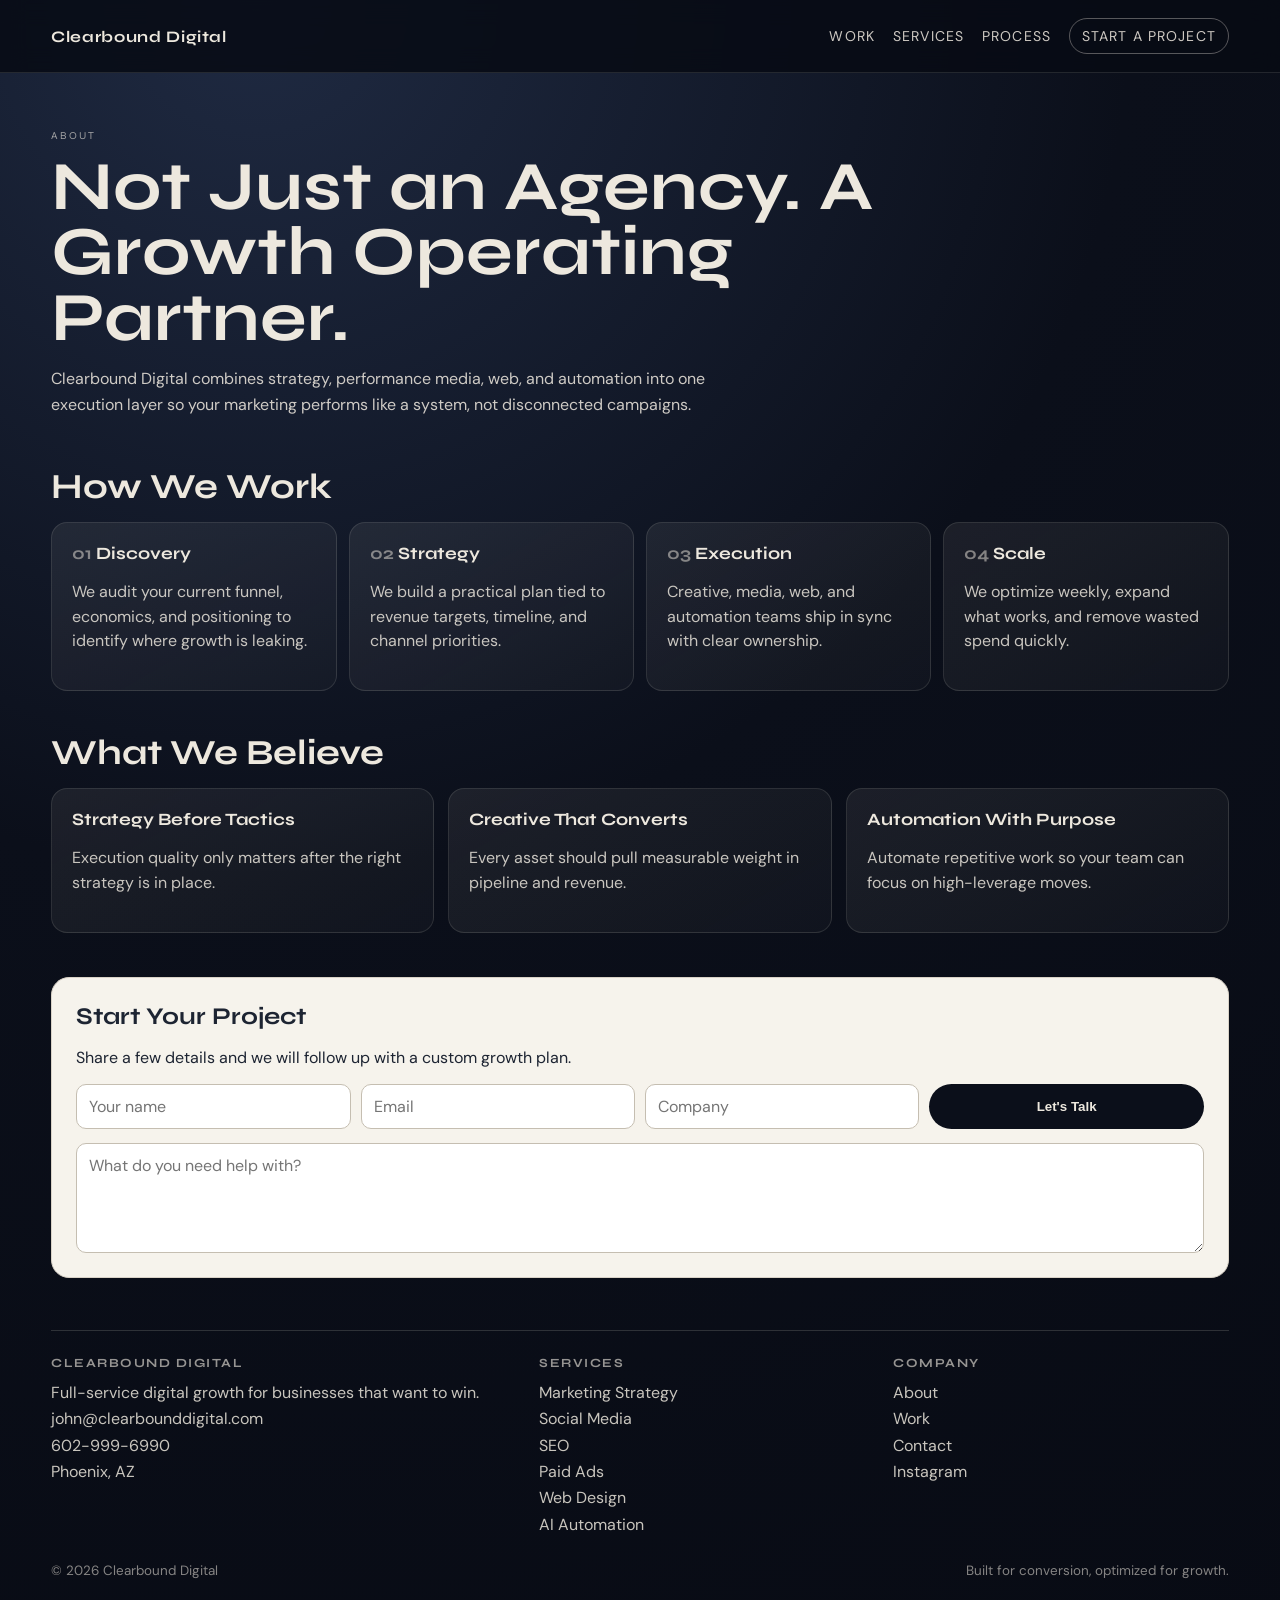
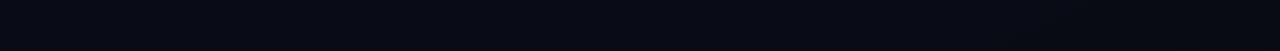
<file: about/index.html>
<!doctype html>
<html lang="en">
<head>
  <meta charset="UTF-8">
  <meta name="viewport" content="width=device-width, initial-scale=1.0">
  <title>About | Clearbound Digital</title>
  <link rel="preconnect" href="https://fonts.googleapis.com">
  <link rel="preconnect" href="https://fonts.gstatic.com" crossorigin>
  <link href="https://fonts.googleapis.com/css2?family=Syne:wght@400;500;600;700;800&family=DM+Sans:wght@300;400;500;700&display=swap" rel="stylesheet">
  <link rel="stylesheet" href="../styles/site.css">
</head>
<body>
<header class="site-header">
  <a class="logo" href="/">Clearbound Digital</a>
  <nav class="site-nav">
    <a href="/work">Work</a>
    <a href="/services">Services</a>
    <a href="/#process">Process</a>
    <a href="/contact" class="cta-link">Start a Project</a>
  </nav>
</header>
<main class="page">
  <section class="hero">
    <div class="eyebrow">About</div>
    <h1>Not Just an Agency. A Growth Operating Partner.</h1>
    <p>Clearbound Digital combines strategy, performance media, web, and automation into one execution layer so your marketing performs like a system, not disconnected campaigns.</p>
  </section>

  <section class="section">
    <h2>How We Work</h2>
    <div class="steps">
      <article class="card"><h3>Discovery</h3><p>We audit your current funnel, economics, and positioning to identify where growth is leaking.</p></article>
      <article class="card"><h3>Strategy</h3><p>We build a practical plan tied to revenue targets, timeline, and channel priorities.</p></article>
      <article class="card"><h3>Execution</h3><p>Creative, media, web, and automation teams ship in sync with clear ownership.</p></article>
      <article class="card"><h3>Scale</h3><p>We optimize weekly, expand what works, and remove wasted spend quickly.</p></article>
    </div>
  </section>

  <section class="section">
    <h2>What We Believe</h2>
    <div class="grid grid-3">
      <article class="card"><h3>Strategy Before Tactics</h3><p>Execution quality only matters after the right strategy is in place.</p></article>
      <article class="card"><h3>Creative That Converts</h3><p>Every asset should pull measurable weight in pipeline and revenue.</p></article>
      <article class="card"><h3>Automation With Purpose</h3><p>Automate repetitive work so your team can focus on high-leverage moves.</p></article>
    </div>
  </section>

  <section class="cta-band">
  <h2>Start Your Project</h2>
  <p>Share a few details and we will follow up with a custom growth plan.</p>
  <form data-mailto-form>
    <div class="form-grid">
      <input type="text" name="name" placeholder="Your name" required>
      <input type="email" name="email" placeholder="Email" required>
      <input type="text" name="company" placeholder="Company">
      <button type="submit">Let's Talk</button>
    </div>
    <div class="form-grid">
      <textarea name="message" placeholder="What do you need help with?"></textarea>
    </div>
  </form>
</section>
<script>
  document.querySelectorAll('[data-mailto-form]').forEach(function(form) {
    form.addEventListener('submit', function(event) {
      event.preventDefault();
      window.location.href = 'mailto:john@clearbounddigital.com?subject=New%20Project%20Inquiry%20from%20clearbound.digital';
    });
  });
</script>
  <footer class="footer">
  <div>
    <h4>Clearbound Digital</h4>
    <p>Full-service digital growth for businesses that want to win.</p>
    <p>john@clearbounddigital.com<br>602-999-6990<br>Phoenix, AZ</p>
  </div>
  <div>
    <h4>Services</h4>
    <ul>
      <li><a href="/services/marketing-strategy">Marketing Strategy</a></li>
      <li><a href="/services/social-media">Social Media</a></li>
      <li><a href="/services/seo">SEO</a></li>
      <li><a href="/services/paid-advertising">Paid Ads</a></li>
      <li><a href="/services/web-design">Web Design</a></li>
      <li><a href="/services/ai-automation">AI Automation</a></li>
    </ul>
  </div>
  <div>
    <h4>Company</h4>
    <ul>
      <li><a href="/about">About</a></li>
      <li><a href="/work">Work</a></li>
      <li><a href="/contact">Contact</a></li>
      <li><a href="https://www.instagram.com/clearbounddigital" target="_blank" rel="noopener noreferrer">Instagram</a></li>
    </ul>
  </div>
  <div class="footer-bottom">
    <span>© 2026 Clearbound Digital</span>
    <span>Built for conversion, optimized for growth.</span>
  </div>
</footer>
</main>
</body>
</html>
</file>
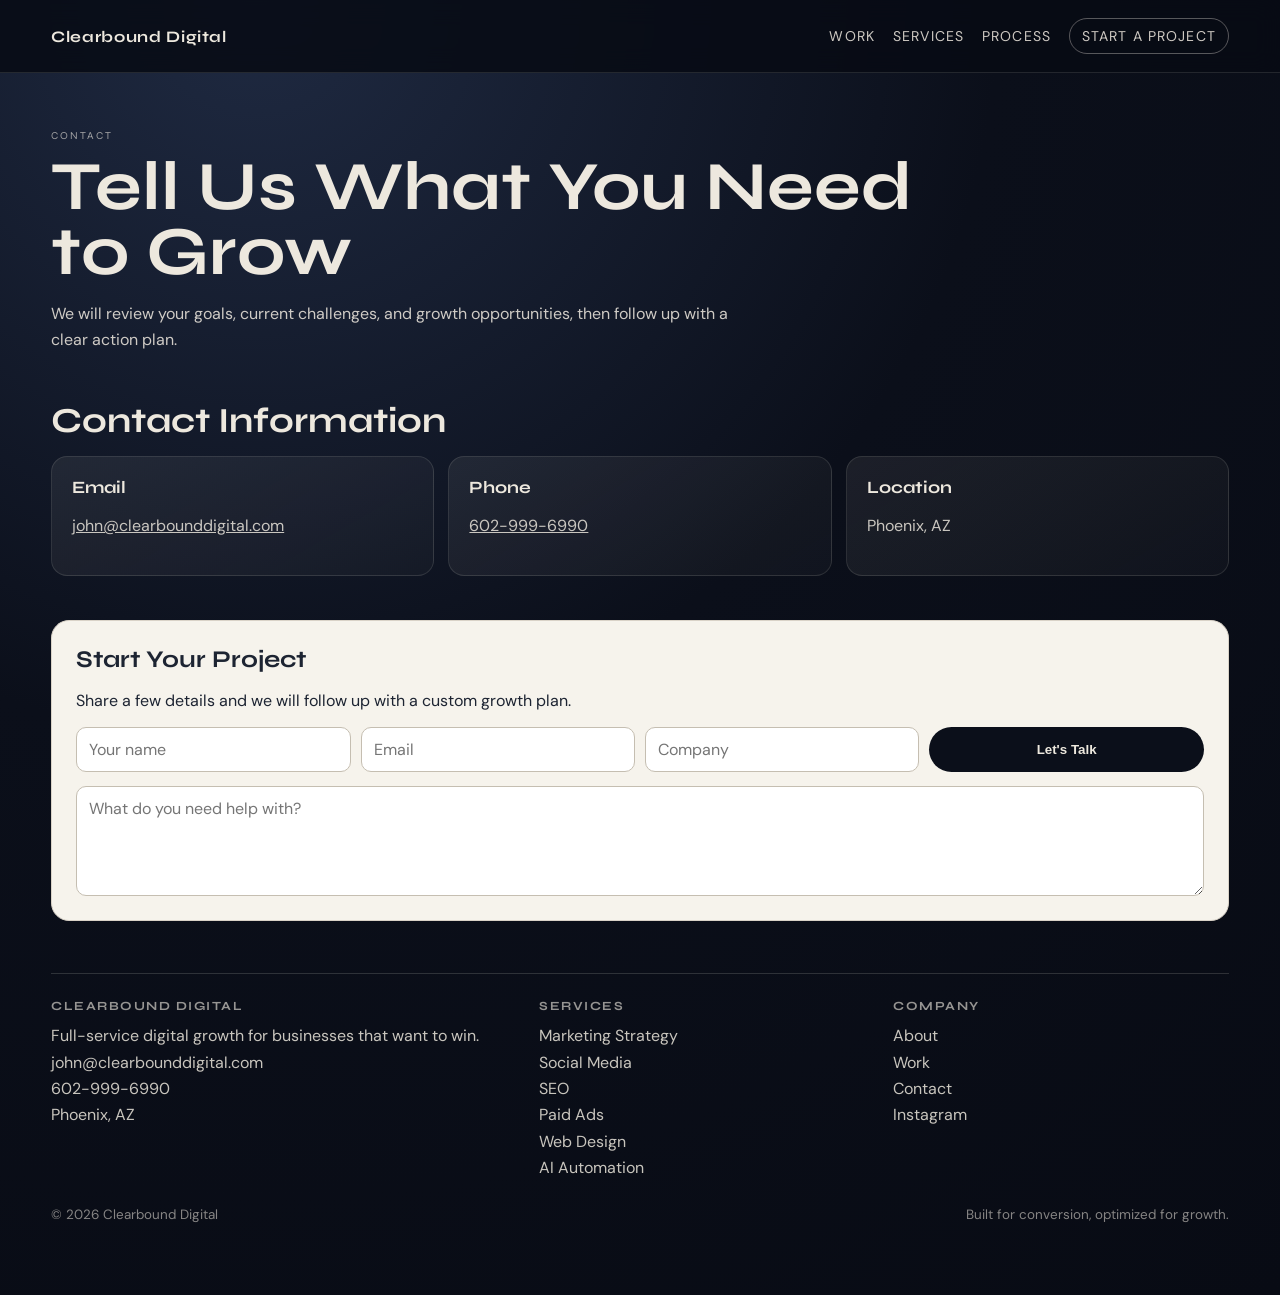
<file: contact/index.html>
<!doctype html>
<html lang="en">
<head>
  <meta charset="UTF-8">
  <meta name="viewport" content="width=device-width, initial-scale=1.0">
  <title>Contact | Clearbound Digital</title>
  <link rel="preconnect" href="https://fonts.googleapis.com">
  <link rel="preconnect" href="https://fonts.gstatic.com" crossorigin>
  <link href="https://fonts.googleapis.com/css2?family=Syne:wght@400;500;600;700;800&family=DM+Sans:wght@300;400;500;700&display=swap" rel="stylesheet">
  <link rel="stylesheet" href="../styles/site.css">
</head>
<body>
<header class="site-header">
  <a class="logo" href="/">Clearbound Digital</a>
  <nav class="site-nav">
    <a href="/work">Work</a>
    <a href="/services">Services</a>
    <a href="/#process">Process</a>
    <a href="/contact" class="cta-link">Start a Project</a>
  </nav>
</header>
<main class="page">
  <section class="hero">
    <div class="eyebrow">Contact</div>
    <h1>Tell Us What You Need to Grow</h1>
    <p>We will review your goals, current challenges, and growth opportunities, then follow up with a clear action plan.</p>
  </section>

  <section class="section">
    <h2>Contact Information</h2>
    <div class="grid grid-3">
      <article class="card"><h3>Email</h3><p><a href="mailto:john@clearbounddigital.com">john@clearbounddigital.com</a></p></article>
      <article class="card"><h3>Phone</h3><p><a href="tel:6029996990">602-999-6990</a></p></article>
      <article class="card"><h3>Location</h3><p>Phoenix, AZ</p></article>
    </div>
  </section>

  <section class="cta-band">
  <h2>Start Your Project</h2>
  <p>Share a few details and we will follow up with a custom growth plan.</p>
  <form data-mailto-form>
    <div class="form-grid">
      <input type="text" name="name" placeholder="Your name" required>
      <input type="email" name="email" placeholder="Email" required>
      <input type="text" name="company" placeholder="Company">
      <button type="submit">Let's Talk</button>
    </div>
    <div class="form-grid">
      <textarea name="message" placeholder="What do you need help with?"></textarea>
    </div>
  </form>
</section>
<script>
  document.querySelectorAll('[data-mailto-form]').forEach(function(form) {
    form.addEventListener('submit', function(event) {
      event.preventDefault();
      window.location.href = 'mailto:john@clearbounddigital.com?subject=New%20Project%20Inquiry%20from%20clearbound.digital';
    });
  });
</script>
  <footer class="footer">
  <div>
    <h4>Clearbound Digital</h4>
    <p>Full-service digital growth for businesses that want to win.</p>
    <p>john@clearbounddigital.com<br>602-999-6990<br>Phoenix, AZ</p>
  </div>
  <div>
    <h4>Services</h4>
    <ul>
      <li><a href="/services/marketing-strategy">Marketing Strategy</a></li>
      <li><a href="/services/social-media">Social Media</a></li>
      <li><a href="/services/seo">SEO</a></li>
      <li><a href="/services/paid-advertising">Paid Ads</a></li>
      <li><a href="/services/web-design">Web Design</a></li>
      <li><a href="/services/ai-automation">AI Automation</a></li>
    </ul>
  </div>
  <div>
    <h4>Company</h4>
    <ul>
      <li><a href="/about">About</a></li>
      <li><a href="/work">Work</a></li>
      <li><a href="/contact">Contact</a></li>
      <li><a href="https://www.instagram.com/clearbounddigital" target="_blank" rel="noopener noreferrer">Instagram</a></li>
    </ul>
  </div>
  <div class="footer-bottom">
    <span>© 2026 Clearbound Digital</span>
    <span>Built for conversion, optimized for growth.</span>
  </div>
</footer>
</main>
</body>
</html>
</file>
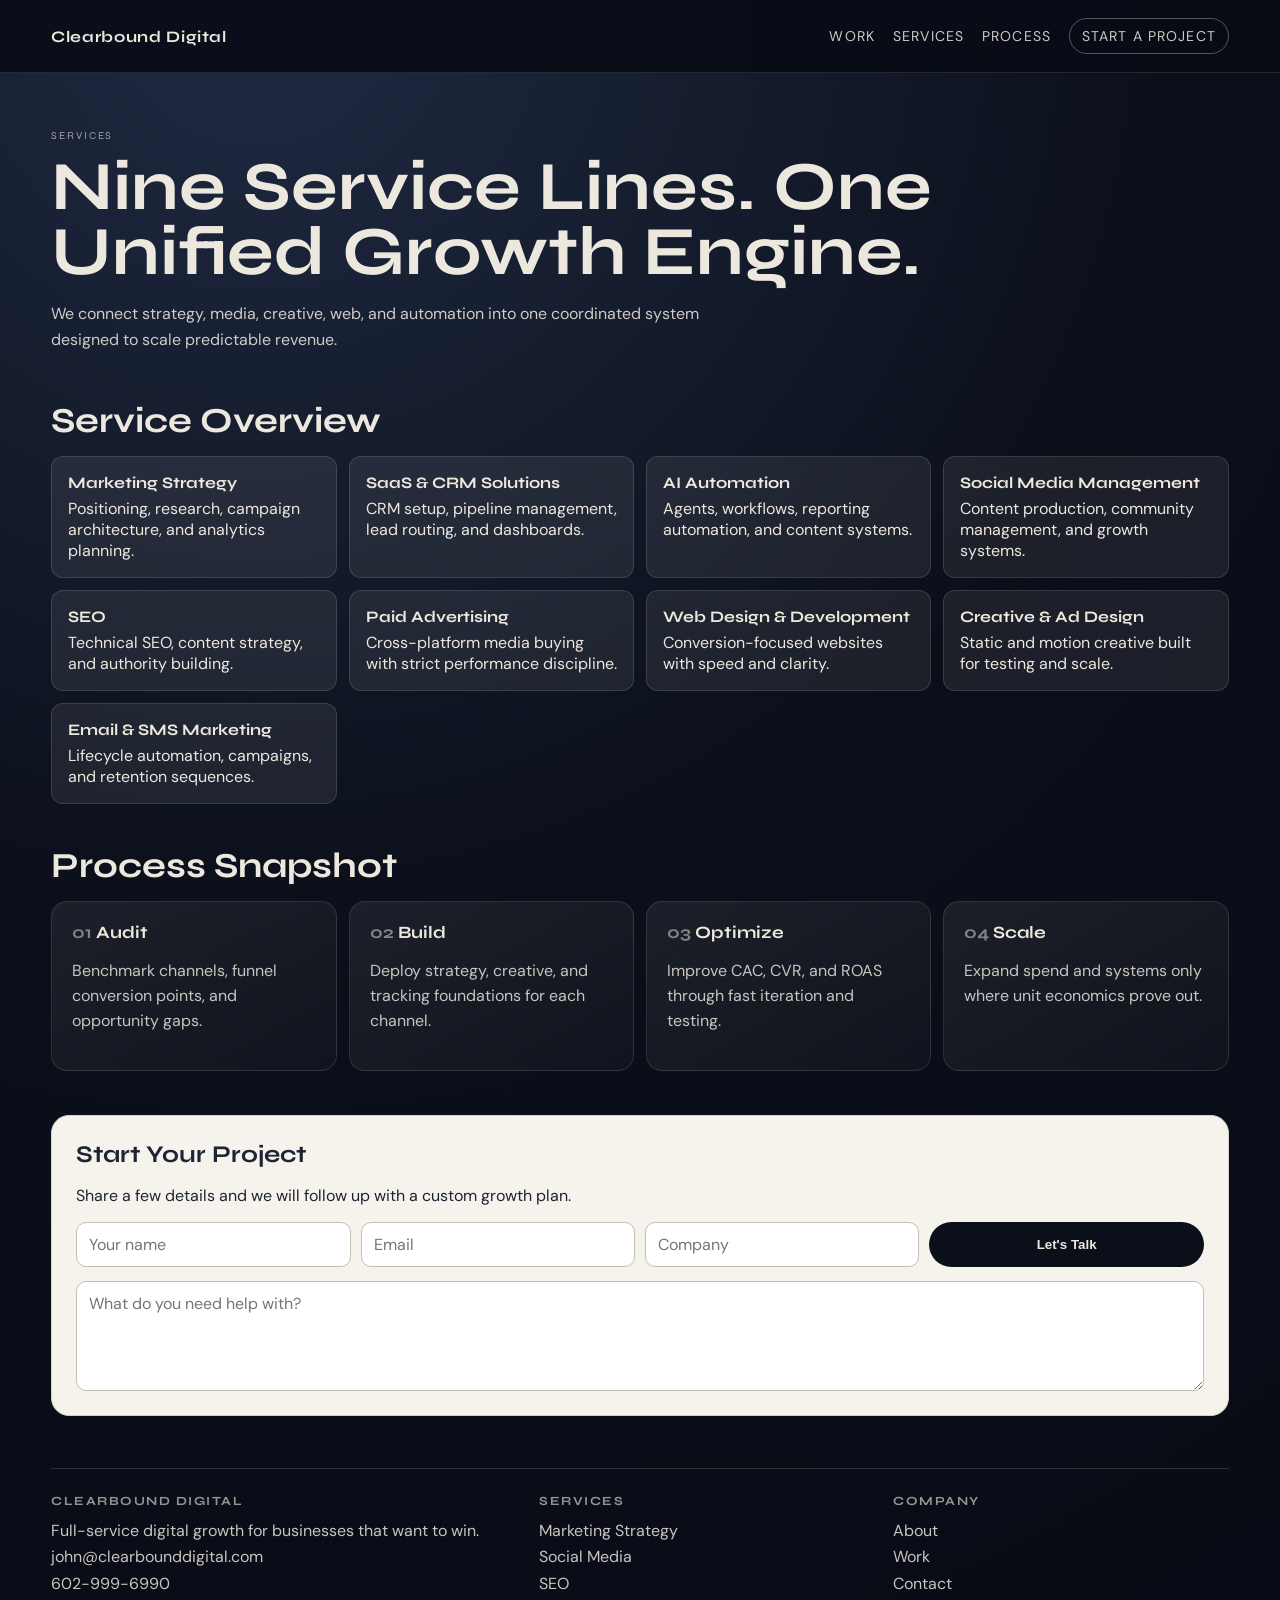
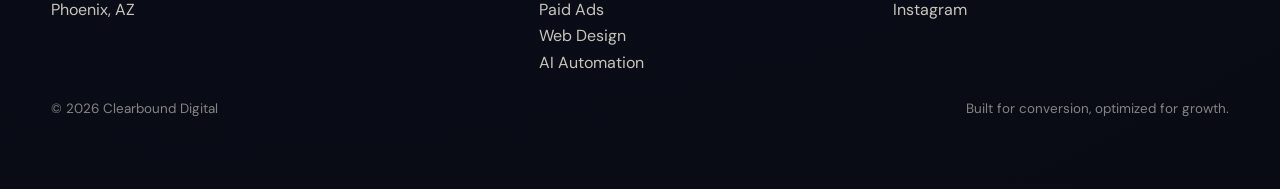
<file: services/index.html>
<!doctype html>
<html lang="en">
<head>
  <meta charset="UTF-8">
  <meta name="viewport" content="width=device-width, initial-scale=1.0">
  <title>Services | Clearbound Digital</title>
  <link rel="preconnect" href="https://fonts.googleapis.com">
  <link rel="preconnect" href="https://fonts.gstatic.com" crossorigin>
  <link href="https://fonts.googleapis.com/css2?family=Syne:wght@400;500;600;700;800&family=DM+Sans:wght@300;400;500;700&display=swap" rel="stylesheet">
  <link rel="stylesheet" href="../styles/site.css">
</head>
<body>
<header class="site-header">
  <a class="logo" href="/">Clearbound Digital</a>
  <nav class="site-nav">
    <a href="/work">Work</a>
    <a href="/services">Services</a>
    <a href="/#process">Process</a>
    <a href="/contact" class="cta-link">Start a Project</a>
  </nav>
</header>
<main class="page">
  <section class="hero">
    <div class="eyebrow">Services</div>
    <h1>Nine Service Lines. One Unified Growth Engine.</h1>
    <p>We connect strategy, media, creative, web, and automation into one coordinated system designed to scale predictable revenue.</p>
  </section>

  <section class="section">
    <h2>Service Overview</h2>
    <div class="services-list">
      <a href="/services/marketing-strategy"><strong>Marketing Strategy</strong><span>Positioning, research, campaign architecture, and analytics planning.</span></a>
      <a href="/services/saas-crm"><strong>SaaS & CRM Solutions</strong><span>CRM setup, pipeline management, lead routing, and dashboards.</span></a>
      <a href="/services/ai-automation"><strong>AI Automation</strong><span>Agents, workflows, reporting automation, and content systems.</span></a>
      <a href="/services/social-media"><strong>Social Media Management</strong><span>Content production, community management, and growth systems.</span></a>
      <a href="/services/seo"><strong>SEO</strong><span>Technical SEO, content strategy, and authority building.</span></a>
      <a href="/services/paid-advertising"><strong>Paid Advertising</strong><span>Cross-platform media buying with strict performance discipline.</span></a>
      <a href="/services/web-design"><strong>Web Design & Development</strong><span>Conversion-focused websites with speed and clarity.</span></a>
      <a href="/services/creative-ad-design"><strong>Creative & Ad Design</strong><span>Static and motion creative built for testing and scale.</span></a>
      <a href="/services/email-sms"><strong>Email & SMS Marketing</strong><span>Lifecycle automation, campaigns, and retention sequences.</span></a>
    </div>
  </section>

  <section class="section">
    <h2>Process Snapshot</h2>
    <div class="steps">
      <article class="card"><h3>Audit</h3><p>Benchmark channels, funnel conversion points, and opportunity gaps.</p></article>
      <article class="card"><h3>Build</h3><p>Deploy strategy, creative, and tracking foundations for each channel.</p></article>
      <article class="card"><h3>Optimize</h3><p>Improve CAC, CVR, and ROAS through fast iteration and testing.</p></article>
      <article class="card"><h3>Scale</h3><p>Expand spend and systems only where unit economics prove out.</p></article>
    </div>
  </section>

  <section class="cta-band">
  <h2>Start Your Project</h2>
  <p>Share a few details and we will follow up with a custom growth plan.</p>
  <form data-mailto-form>
    <div class="form-grid">
      <input type="text" name="name" placeholder="Your name" required>
      <input type="email" name="email" placeholder="Email" required>
      <input type="text" name="company" placeholder="Company">
      <button type="submit">Let's Talk</button>
    </div>
    <div class="form-grid">
      <textarea name="message" placeholder="What do you need help with?"></textarea>
    </div>
  </form>
</section>
<script>
  document.querySelectorAll('[data-mailto-form]').forEach(function(form) {
    form.addEventListener('submit', function(event) {
      event.preventDefault();
      window.location.href = 'mailto:john@clearbounddigital.com?subject=New%20Project%20Inquiry%20from%20clearbound.digital';
    });
  });
</script>
  <footer class="footer">
  <div>
    <h4>Clearbound Digital</h4>
    <p>Full-service digital growth for businesses that want to win.</p>
    <p>john@clearbounddigital.com<br>602-999-6990<br>Phoenix, AZ</p>
  </div>
  <div>
    <h4>Services</h4>
    <ul>
      <li><a href="/services/marketing-strategy">Marketing Strategy</a></li>
      <li><a href="/services/social-media">Social Media</a></li>
      <li><a href="/services/seo">SEO</a></li>
      <li><a href="/services/paid-advertising">Paid Ads</a></li>
      <li><a href="/services/web-design">Web Design</a></li>
      <li><a href="/services/ai-automation">AI Automation</a></li>
    </ul>
  </div>
  <div>
    <h4>Company</h4>
    <ul>
      <li><a href="/about">About</a></li>
      <li><a href="/work">Work</a></li>
      <li><a href="/contact">Contact</a></li>
      <li><a href="https://www.instagram.com/clearbounddigital" target="_blank" rel="noopener noreferrer">Instagram</a></li>
    </ul>
  </div>
  <div class="footer-bottom">
    <span>© 2026 Clearbound Digital</span>
    <span>Built for conversion, optimized for growth.</span>
  </div>
</footer>
</main>
</body>
</html>
</file>
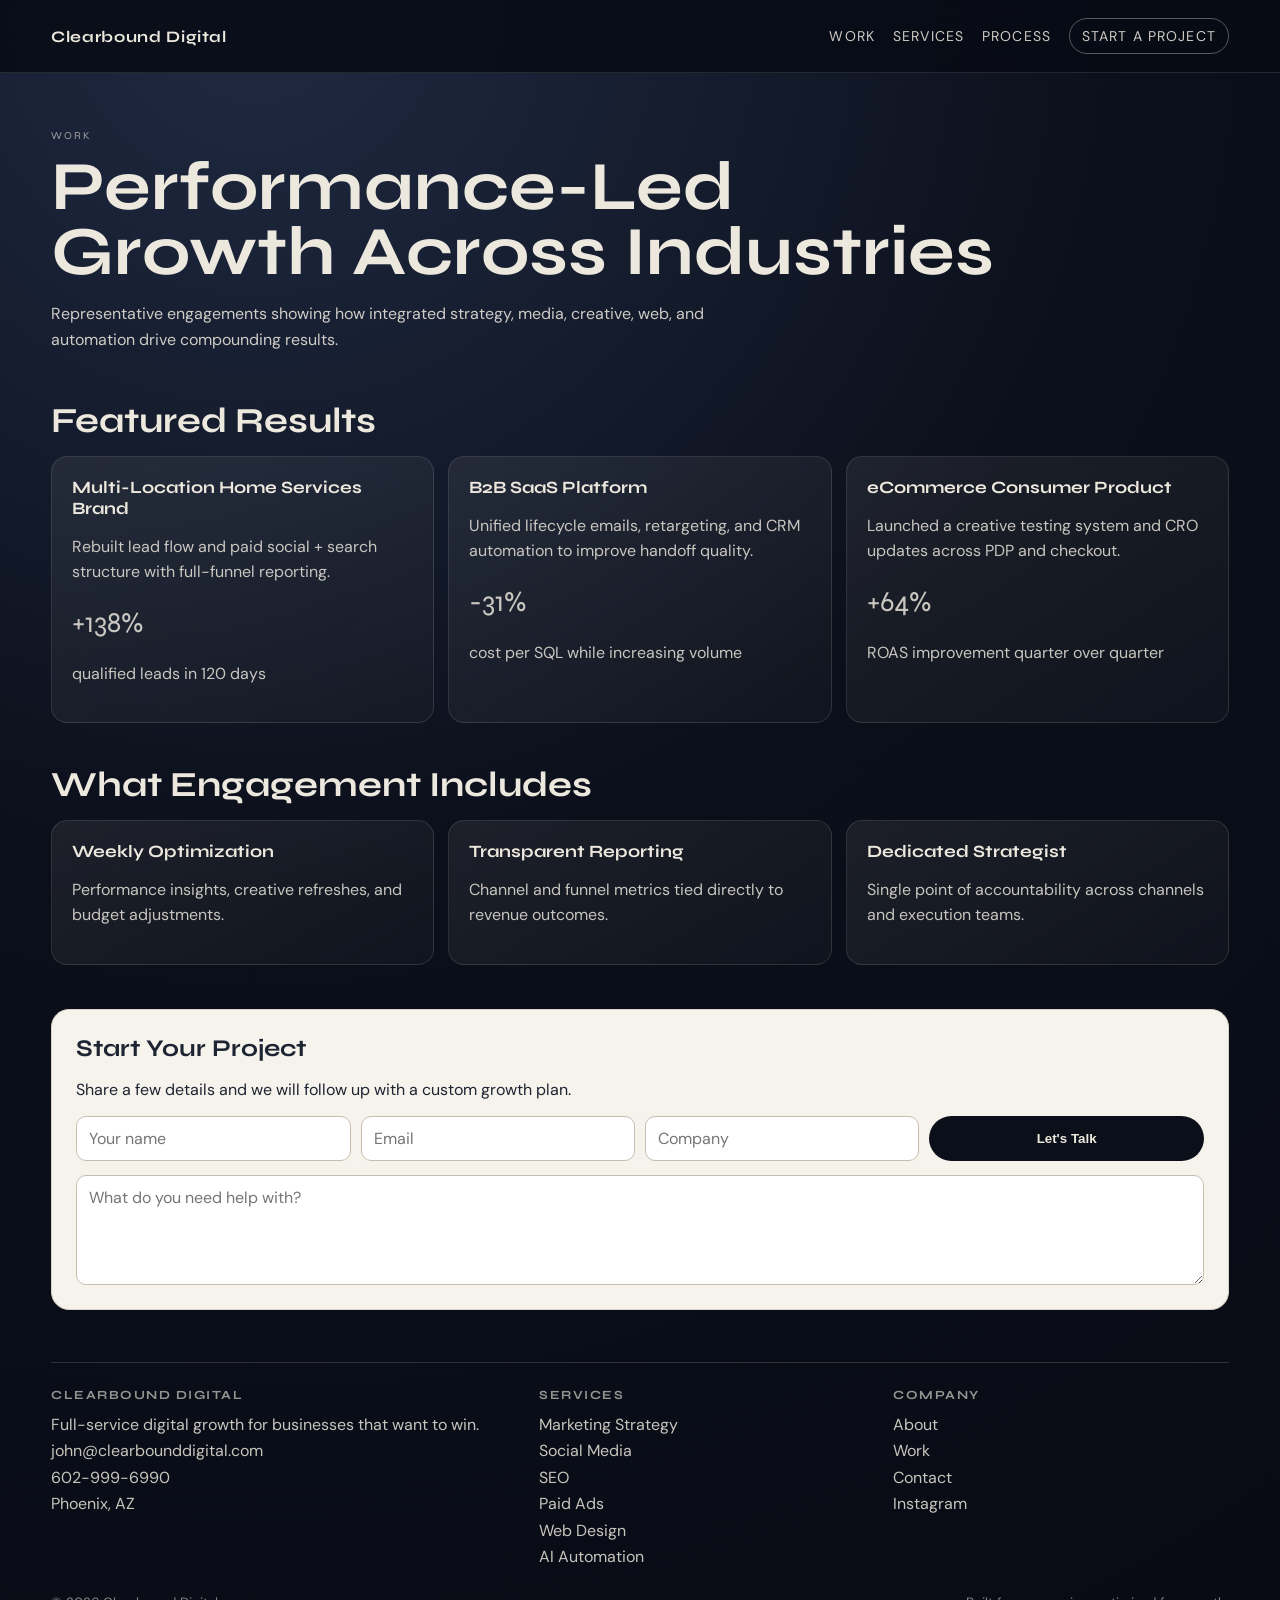
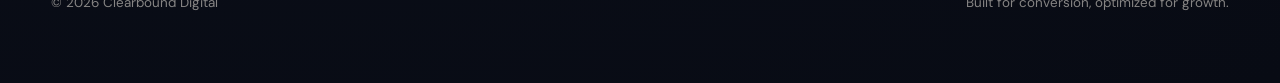
<file: work/index.html>
<!doctype html>
<html lang="en">
<head>
  <meta charset="UTF-8">
  <meta name="viewport" content="width=device-width, initial-scale=1.0">
  <title>Work | Clearbound Digital</title>
  <link rel="preconnect" href="https://fonts.googleapis.com">
  <link rel="preconnect" href="https://fonts.gstatic.com" crossorigin>
  <link href="https://fonts.googleapis.com/css2?family=Syne:wght@400;500;600;700;800&family=DM+Sans:wght@300;400;500;700&display=swap" rel="stylesheet">
  <link rel="stylesheet" href="../styles/site.css">
</head>
<body>
<header class="site-header">
  <a class="logo" href="/">Clearbound Digital</a>
  <nav class="site-nav">
    <a href="/work">Work</a>
    <a href="/services">Services</a>
    <a href="/#process">Process</a>
    <a href="/contact" class="cta-link">Start a Project</a>
  </nav>
</header>
<main class="page">
  <section class="hero">
    <div class="eyebrow">Work</div>
    <h1>Performance-Led Growth Across Industries</h1>
    <p>Representative engagements showing how integrated strategy, media, creative, web, and automation drive compounding results.</p>
  </section>

  <section class="section">
    <h2>Featured Results</h2>
    <div class="grid grid-3">
      <article class="card">
        <h3>Multi-Location Home Services Brand</h3>
        <p>Rebuilt lead flow and paid social + search structure with full-funnel reporting.</p>
        <p class="kpi">+138%</p><p>qualified leads in 120 days</p>
      </article>
      <article class="card">
        <h3>B2B SaaS Platform</h3>
        <p>Unified lifecycle emails, retargeting, and CRM automation to improve handoff quality.</p>
        <p class="kpi">-31%</p><p>cost per SQL while increasing volume</p>
      </article>
      <article class="card">
        <h3>eCommerce Consumer Product</h3>
        <p>Launched a creative testing system and CRO updates across PDP and checkout.</p>
        <p class="kpi">+64%</p><p>ROAS improvement quarter over quarter</p>
      </article>
    </div>
  </section>

  <section class="section">
    <h2>What Engagement Includes</h2>
    <div class="grid grid-3">
      <article class="card"><h3>Weekly Optimization</h3><p>Performance insights, creative refreshes, and budget adjustments.</p></article>
      <article class="card"><h3>Transparent Reporting</h3><p>Channel and funnel metrics tied directly to revenue outcomes.</p></article>
      <article class="card"><h3>Dedicated Strategist</h3><p>Single point of accountability across channels and execution teams.</p></article>
    </div>
  </section>

  <section class="cta-band">
  <h2>Start Your Project</h2>
  <p>Share a few details and we will follow up with a custom growth plan.</p>
  <form data-mailto-form>
    <div class="form-grid">
      <input type="text" name="name" placeholder="Your name" required>
      <input type="email" name="email" placeholder="Email" required>
      <input type="text" name="company" placeholder="Company">
      <button type="submit">Let's Talk</button>
    </div>
    <div class="form-grid">
      <textarea name="message" placeholder="What do you need help with?"></textarea>
    </div>
  </form>
</section>
<script>
  document.querySelectorAll('[data-mailto-form]').forEach(function(form) {
    form.addEventListener('submit', function(event) {
      event.preventDefault();
      window.location.href = 'mailto:john@clearbounddigital.com?subject=New%20Project%20Inquiry%20from%20clearbound.digital';
    });
  });
</script>
  <footer class="footer">
  <div>
    <h4>Clearbound Digital</h4>
    <p>Full-service digital growth for businesses that want to win.</p>
    <p>john@clearbounddigital.com<br>602-999-6990<br>Phoenix, AZ</p>
  </div>
  <div>
    <h4>Services</h4>
    <ul>
      <li><a href="/services/marketing-strategy">Marketing Strategy</a></li>
      <li><a href="/services/social-media">Social Media</a></li>
      <li><a href="/services/seo">SEO</a></li>
      <li><a href="/services/paid-advertising">Paid Ads</a></li>
      <li><a href="/services/web-design">Web Design</a></li>
      <li><a href="/services/ai-automation">AI Automation</a></li>
    </ul>
  </div>
  <div>
    <h4>Company</h4>
    <ul>
      <li><a href="/about">About</a></li>
      <li><a href="/work">Work</a></li>
      <li><a href="/contact">Contact</a></li>
      <li><a href="https://www.instagram.com/clearbounddigital" target="_blank" rel="noopener noreferrer">Instagram</a></li>
    </ul>
  </div>
  <div class="footer-bottom">
    <span>© 2026 Clearbound Digital</span>
    <span>Built for conversion, optimized for growth.</span>
  </div>
</footer>
</main>
</body>
</html>
</file>
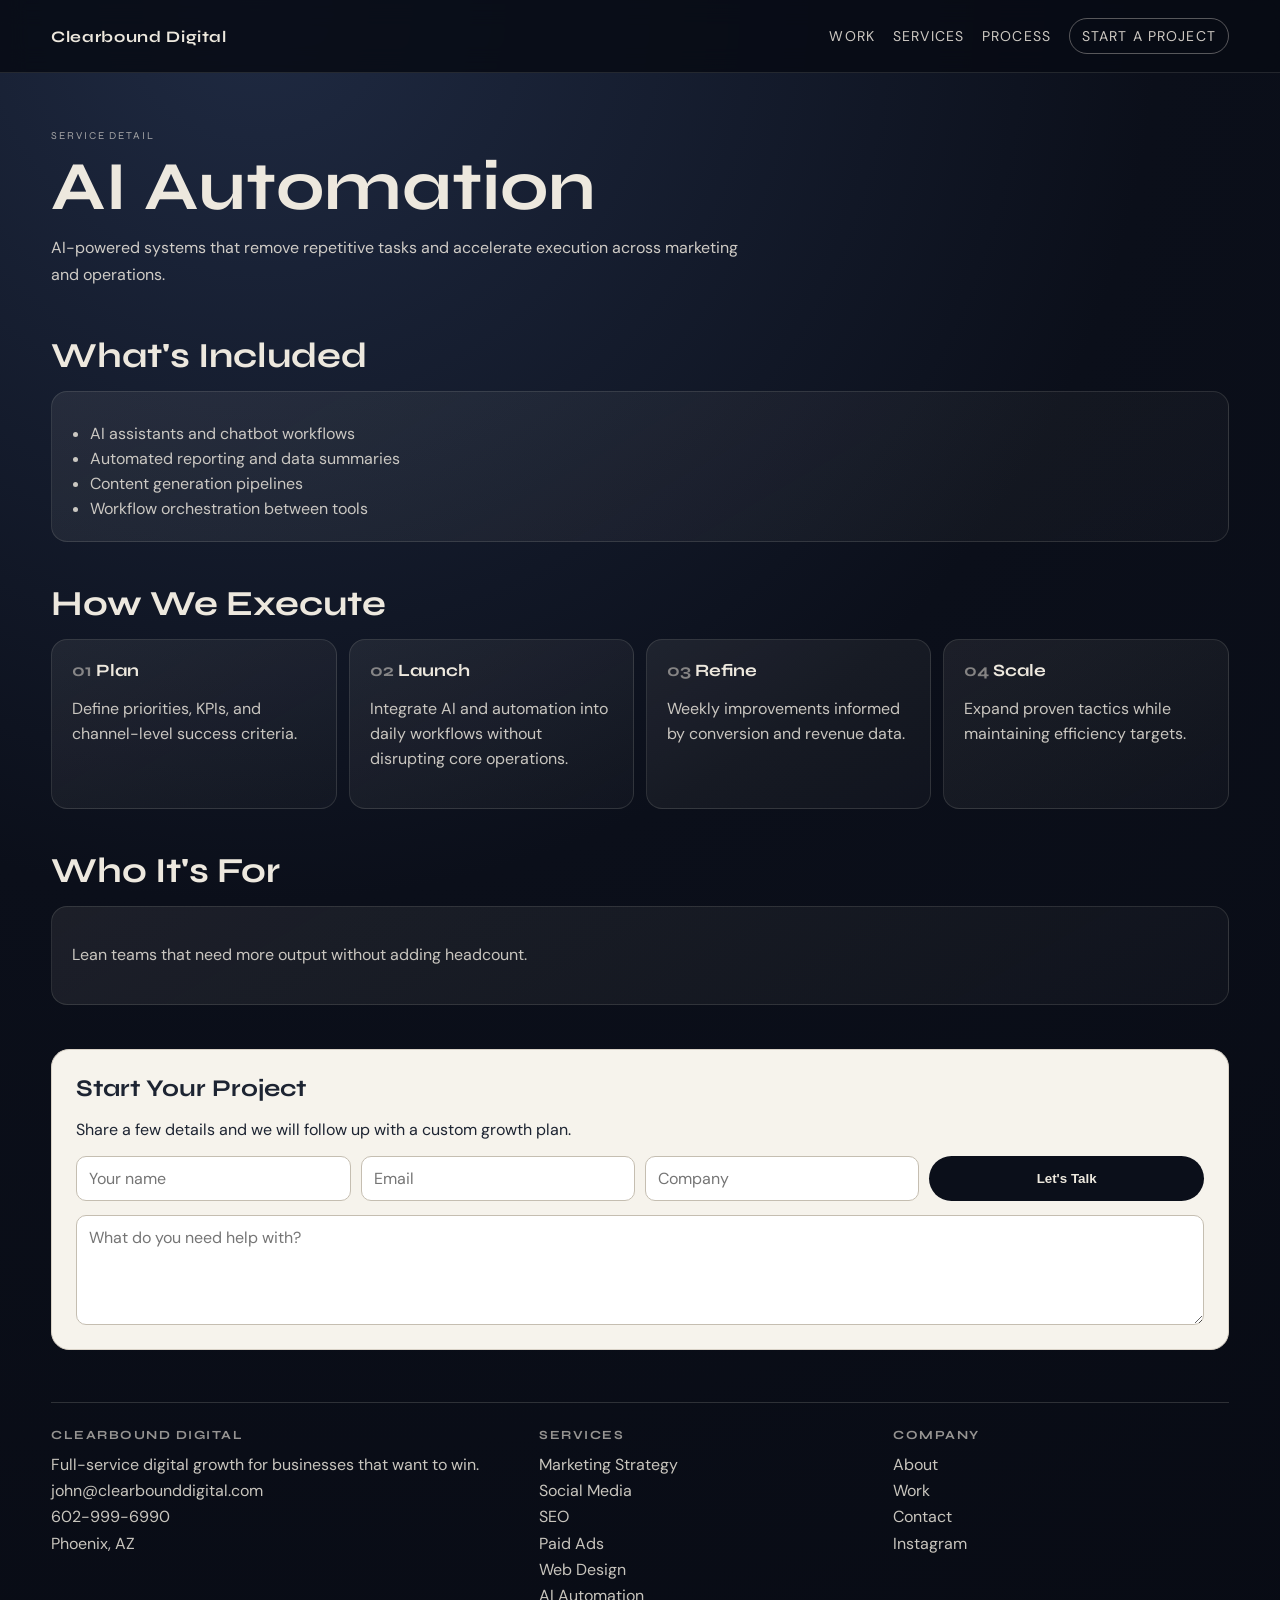
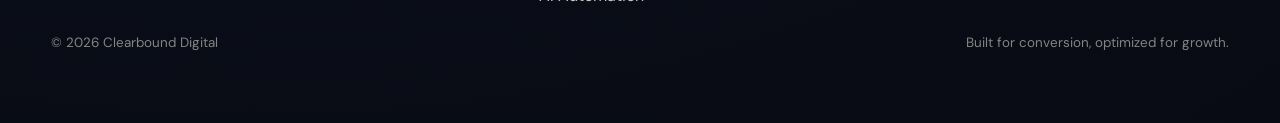
<file: services/ai-automation/index.html>
<!doctype html>
<html lang="en">
<head>
  <meta charset="UTF-8">
  <meta name="viewport" content="width=device-width, initial-scale=1.0">
  <title>AI Automation | Clearbound Digital</title>
  <link rel="preconnect" href="https://fonts.googleapis.com">
  <link rel="preconnect" href="https://fonts.gstatic.com" crossorigin>
  <link href="https://fonts.googleapis.com/css2?family=Syne:wght@400;500;600;700;800&family=DM+Sans:wght@300;400;500;700&display=swap" rel="stylesheet">
  <link rel="stylesheet" href="../../styles/site.css">
</head>
<body>
<header class="site-header">
  <a class="logo" href="/">Clearbound Digital</a>
  <nav class="site-nav">
    <a href="/work">Work</a>
    <a href="/services">Services</a>
    <a href="/#process">Process</a>
    <a href="/contact" class="cta-link">Start a Project</a>
  </nav>
</header>
<main class="page">
  <section class="hero">
    <div class="eyebrow">Service Detail</div>
    <h1>AI Automation</h1>
    <p>AI-powered systems that remove repetitive tasks and accelerate execution across marketing and operations.</p>
  </section>

  <section class="section">
    <h2>What's Included</h2>
    <article class="card">
      <ul>
        <li>AI assistants and chatbot workflows</li><li>Automated reporting and data summaries</li><li>Content generation pipelines</li><li>Workflow orchestration between tools</li>
      </ul>
    </article>
  </section>

  <section class="section">
    <h2>How We Execute</h2>
    <div class="steps">
      <article class="card"><h3>Plan</h3><p>Define priorities, KPIs, and channel-level success criteria.</p></article>
      <article class="card"><h3>Launch</h3><p>Integrate AI and automation into daily workflows without disrupting core operations.</p></article>
      <article class="card"><h3>Refine</h3><p>Weekly improvements informed by conversion and revenue data.</p></article>
      <article class="card"><h3>Scale</h3><p>Expand proven tactics while maintaining efficiency targets.</p></article>
    </div>
  </section>

  <section class="section">
    <h2>Who It's For</h2>
    <article class="card"><p>Lean teams that need more output without adding headcount.</p></article>
  </section>

  <section class="cta-band">
  <h2>Start Your Project</h2>
  <p>Share a few details and we will follow up with a custom growth plan.</p>
  <form data-mailto-form>
    <div class="form-grid">
      <input type="text" name="name" placeholder="Your name" required>
      <input type="email" name="email" placeholder="Email" required>
      <input type="text" name="company" placeholder="Company">
      <button type="submit">Let's Talk</button>
    </div>
    <div class="form-grid">
      <textarea name="message" placeholder="What do you need help with?"></textarea>
    </div>
  </form>
</section>
<script>
  document.querySelectorAll('[data-mailto-form]').forEach(function(form) {
    form.addEventListener('submit', function(event) {
      event.preventDefault();
      window.location.href = 'mailto:john@clearbounddigital.com?subject=New%20Project%20Inquiry%20from%20clearbound.digital';
    });
  });
</script>
  <footer class="footer">
  <div>
    <h4>Clearbound Digital</h4>
    <p>Full-service digital growth for businesses that want to win.</p>
    <p>john@clearbounddigital.com<br>602-999-6990<br>Phoenix, AZ</p>
  </div>
  <div>
    <h4>Services</h4>
    <ul>
      <li><a href="/services/marketing-strategy">Marketing Strategy</a></li>
      <li><a href="/services/social-media">Social Media</a></li>
      <li><a href="/services/seo">SEO</a></li>
      <li><a href="/services/paid-advertising">Paid Ads</a></li>
      <li><a href="/services/web-design">Web Design</a></li>
      <li><a href="/services/ai-automation">AI Automation</a></li>
    </ul>
  </div>
  <div>
    <h4>Company</h4>
    <ul>
      <li><a href="/about">About</a></li>
      <li><a href="/work">Work</a></li>
      <li><a href="/contact">Contact</a></li>
      <li><a href="https://www.instagram.com/clearbounddigital" target="_blank" rel="noopener noreferrer">Instagram</a></li>
    </ul>
  </div>
  <div class="footer-bottom">
    <span>© 2026 Clearbound Digital</span>
    <span>Built for conversion, optimized for growth.</span>
  </div>
</footer>
</main>
</body>
</html>
</file>
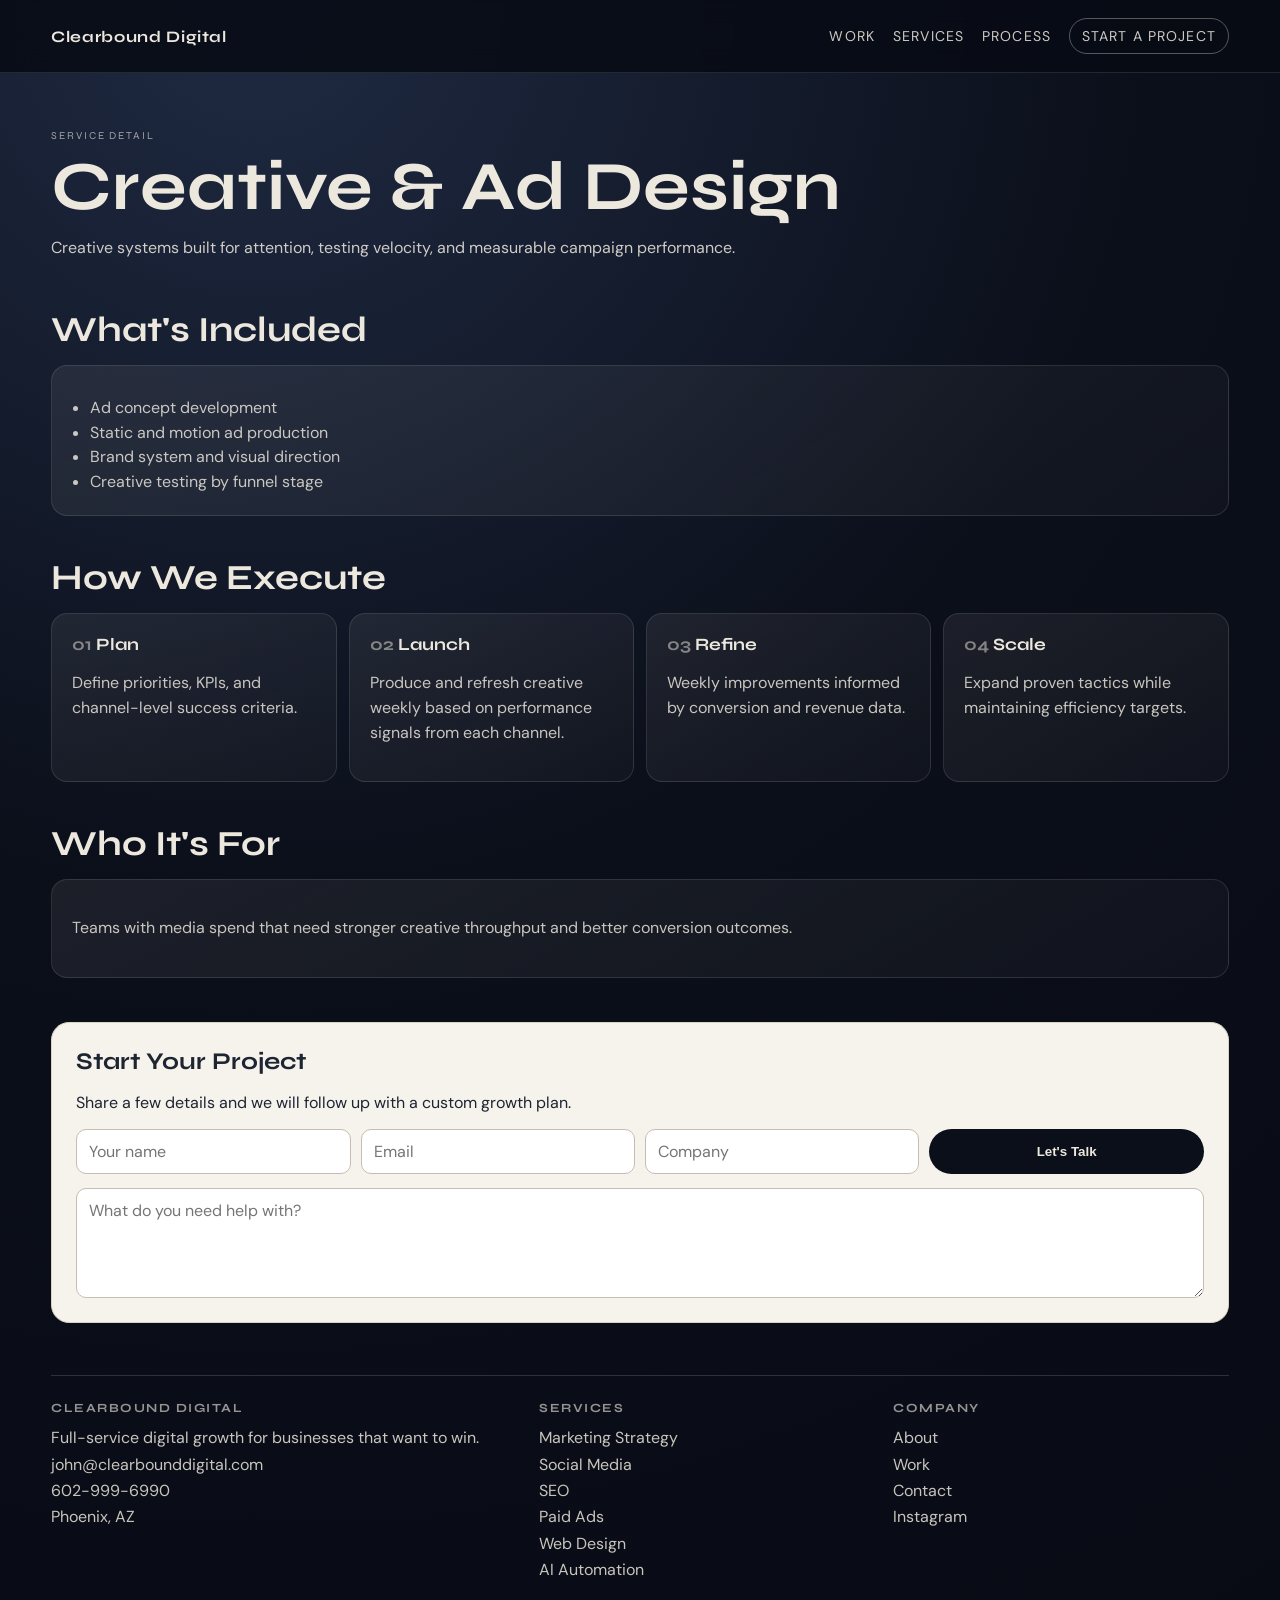
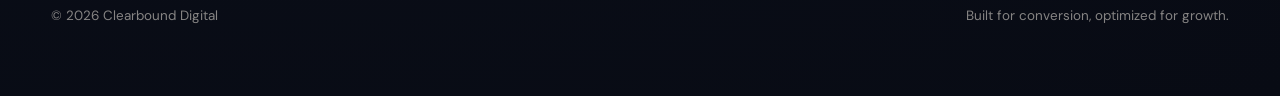
<file: services/creative-ad-design/index.html>
<!doctype html>
<html lang="en">
<head>
  <meta charset="UTF-8">
  <meta name="viewport" content="width=device-width, initial-scale=1.0">
  <title>Creative & Ad Design | Clearbound Digital</title>
  <link rel="preconnect" href="https://fonts.googleapis.com">
  <link rel="preconnect" href="https://fonts.gstatic.com" crossorigin>
  <link href="https://fonts.googleapis.com/css2?family=Syne:wght@400;500;600;700;800&family=DM+Sans:wght@300;400;500;700&display=swap" rel="stylesheet">
  <link rel="stylesheet" href="../../styles/site.css">
</head>
<body>
<header class="site-header">
  <a class="logo" href="/">Clearbound Digital</a>
  <nav class="site-nav">
    <a href="/work">Work</a>
    <a href="/services">Services</a>
    <a href="/#process">Process</a>
    <a href="/contact" class="cta-link">Start a Project</a>
  </nav>
</header>
<main class="page">
  <section class="hero">
    <div class="eyebrow">Service Detail</div>
    <h1>Creative & Ad Design</h1>
    <p>Creative systems built for attention, testing velocity, and measurable campaign performance.</p>
  </section>

  <section class="section">
    <h2>What's Included</h2>
    <article class="card">
      <ul>
        <li>Ad concept development</li><li>Static and motion ad production</li><li>Brand system and visual direction</li><li>Creative testing by funnel stage</li>
      </ul>
    </article>
  </section>

  <section class="section">
    <h2>How We Execute</h2>
    <div class="steps">
      <article class="card"><h3>Plan</h3><p>Define priorities, KPIs, and channel-level success criteria.</p></article>
      <article class="card"><h3>Launch</h3><p>Produce and refresh creative weekly based on performance signals from each channel.</p></article>
      <article class="card"><h3>Refine</h3><p>Weekly improvements informed by conversion and revenue data.</p></article>
      <article class="card"><h3>Scale</h3><p>Expand proven tactics while maintaining efficiency targets.</p></article>
    </div>
  </section>

  <section class="section">
    <h2>Who It's For</h2>
    <article class="card"><p>Teams with media spend that need stronger creative throughput and better conversion outcomes.</p></article>
  </section>

  <section class="cta-band">
  <h2>Start Your Project</h2>
  <p>Share a few details and we will follow up with a custom growth plan.</p>
  <form data-mailto-form>
    <div class="form-grid">
      <input type="text" name="name" placeholder="Your name" required>
      <input type="email" name="email" placeholder="Email" required>
      <input type="text" name="company" placeholder="Company">
      <button type="submit">Let's Talk</button>
    </div>
    <div class="form-grid">
      <textarea name="message" placeholder="What do you need help with?"></textarea>
    </div>
  </form>
</section>
<script>
  document.querySelectorAll('[data-mailto-form]').forEach(function(form) {
    form.addEventListener('submit', function(event) {
      event.preventDefault();
      window.location.href = 'mailto:john@clearbounddigital.com?subject=New%20Project%20Inquiry%20from%20clearbound.digital';
    });
  });
</script>
  <footer class="footer">
  <div>
    <h4>Clearbound Digital</h4>
    <p>Full-service digital growth for businesses that want to win.</p>
    <p>john@clearbounddigital.com<br>602-999-6990<br>Phoenix, AZ</p>
  </div>
  <div>
    <h4>Services</h4>
    <ul>
      <li><a href="/services/marketing-strategy">Marketing Strategy</a></li>
      <li><a href="/services/social-media">Social Media</a></li>
      <li><a href="/services/seo">SEO</a></li>
      <li><a href="/services/paid-advertising">Paid Ads</a></li>
      <li><a href="/services/web-design">Web Design</a></li>
      <li><a href="/services/ai-automation">AI Automation</a></li>
    </ul>
  </div>
  <div>
    <h4>Company</h4>
    <ul>
      <li><a href="/about">About</a></li>
      <li><a href="/work">Work</a></li>
      <li><a href="/contact">Contact</a></li>
      <li><a href="https://www.instagram.com/clearbounddigital" target="_blank" rel="noopener noreferrer">Instagram</a></li>
    </ul>
  </div>
  <div class="footer-bottom">
    <span>© 2026 Clearbound Digital</span>
    <span>Built for conversion, optimized for growth.</span>
  </div>
</footer>
</main>
</body>
</html>
</file>
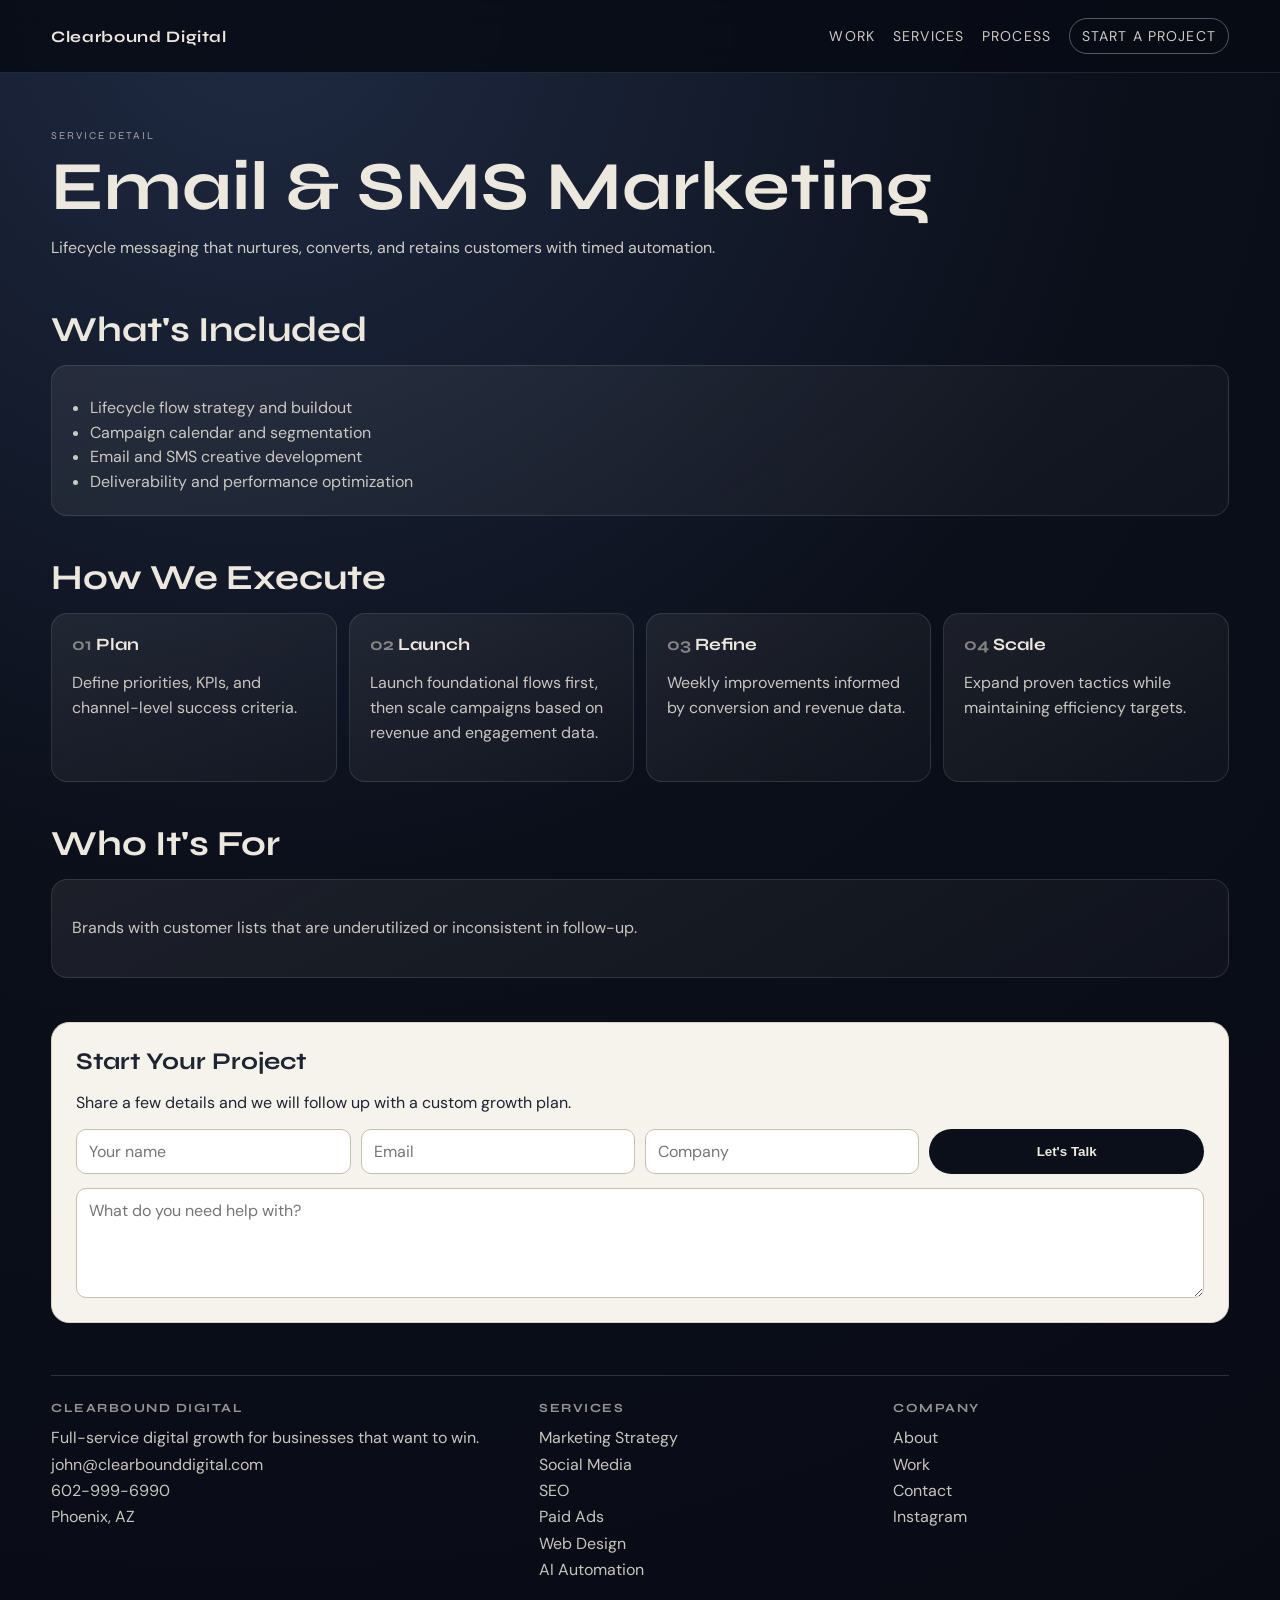
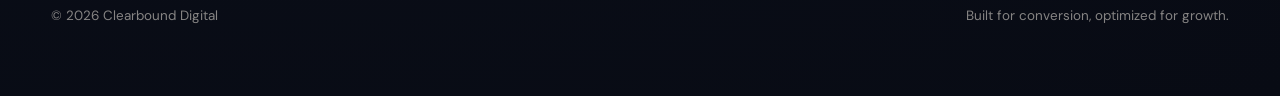
<file: services/email-sms/index.html>
<!doctype html>
<html lang="en">
<head>
  <meta charset="UTF-8">
  <meta name="viewport" content="width=device-width, initial-scale=1.0">
  <title>Email & SMS Marketing | Clearbound Digital</title>
  <link rel="preconnect" href="https://fonts.googleapis.com">
  <link rel="preconnect" href="https://fonts.gstatic.com" crossorigin>
  <link href="https://fonts.googleapis.com/css2?family=Syne:wght@400;500;600;700;800&family=DM+Sans:wght@300;400;500;700&display=swap" rel="stylesheet">
  <link rel="stylesheet" href="../../styles/site.css">
</head>
<body>
<header class="site-header">
  <a class="logo" href="/">Clearbound Digital</a>
  <nav class="site-nav">
    <a href="/work">Work</a>
    <a href="/services">Services</a>
    <a href="/#process">Process</a>
    <a href="/contact" class="cta-link">Start a Project</a>
  </nav>
</header>
<main class="page">
  <section class="hero">
    <div class="eyebrow">Service Detail</div>
    <h1>Email & SMS Marketing</h1>
    <p>Lifecycle messaging that nurtures, converts, and retains customers with timed automation.</p>
  </section>

  <section class="section">
    <h2>What's Included</h2>
    <article class="card">
      <ul>
        <li>Lifecycle flow strategy and buildout</li><li>Campaign calendar and segmentation</li><li>Email and SMS creative development</li><li>Deliverability and performance optimization</li>
      </ul>
    </article>
  </section>

  <section class="section">
    <h2>How We Execute</h2>
    <div class="steps">
      <article class="card"><h3>Plan</h3><p>Define priorities, KPIs, and channel-level success criteria.</p></article>
      <article class="card"><h3>Launch</h3><p>Launch foundational flows first, then scale campaigns based on revenue and engagement data.</p></article>
      <article class="card"><h3>Refine</h3><p>Weekly improvements informed by conversion and revenue data.</p></article>
      <article class="card"><h3>Scale</h3><p>Expand proven tactics while maintaining efficiency targets.</p></article>
    </div>
  </section>

  <section class="section">
    <h2>Who It's For</h2>
    <article class="card"><p>Brands with customer lists that are underutilized or inconsistent in follow-up.</p></article>
  </section>

  <section class="cta-band">
  <h2>Start Your Project</h2>
  <p>Share a few details and we will follow up with a custom growth plan.</p>
  <form data-mailto-form>
    <div class="form-grid">
      <input type="text" name="name" placeholder="Your name" required>
      <input type="email" name="email" placeholder="Email" required>
      <input type="text" name="company" placeholder="Company">
      <button type="submit">Let's Talk</button>
    </div>
    <div class="form-grid">
      <textarea name="message" placeholder="What do you need help with?"></textarea>
    </div>
  </form>
</section>
<script>
  document.querySelectorAll('[data-mailto-form]').forEach(function(form) {
    form.addEventListener('submit', function(event) {
      event.preventDefault();
      window.location.href = 'mailto:john@clearbounddigital.com?subject=New%20Project%20Inquiry%20from%20clearbound.digital';
    });
  });
</script>
  <footer class="footer">
  <div>
    <h4>Clearbound Digital</h4>
    <p>Full-service digital growth for businesses that want to win.</p>
    <p>john@clearbounddigital.com<br>602-999-6990<br>Phoenix, AZ</p>
  </div>
  <div>
    <h4>Services</h4>
    <ul>
      <li><a href="/services/marketing-strategy">Marketing Strategy</a></li>
      <li><a href="/services/social-media">Social Media</a></li>
      <li><a href="/services/seo">SEO</a></li>
      <li><a href="/services/paid-advertising">Paid Ads</a></li>
      <li><a href="/services/web-design">Web Design</a></li>
      <li><a href="/services/ai-automation">AI Automation</a></li>
    </ul>
  </div>
  <div>
    <h4>Company</h4>
    <ul>
      <li><a href="/about">About</a></li>
      <li><a href="/work">Work</a></li>
      <li><a href="/contact">Contact</a></li>
      <li><a href="https://www.instagram.com/clearbounddigital" target="_blank" rel="noopener noreferrer">Instagram</a></li>
    </ul>
  </div>
  <div class="footer-bottom">
    <span>© 2026 Clearbound Digital</span>
    <span>Built for conversion, optimized for growth.</span>
  </div>
</footer>
</main>
</body>
</html>
</file>
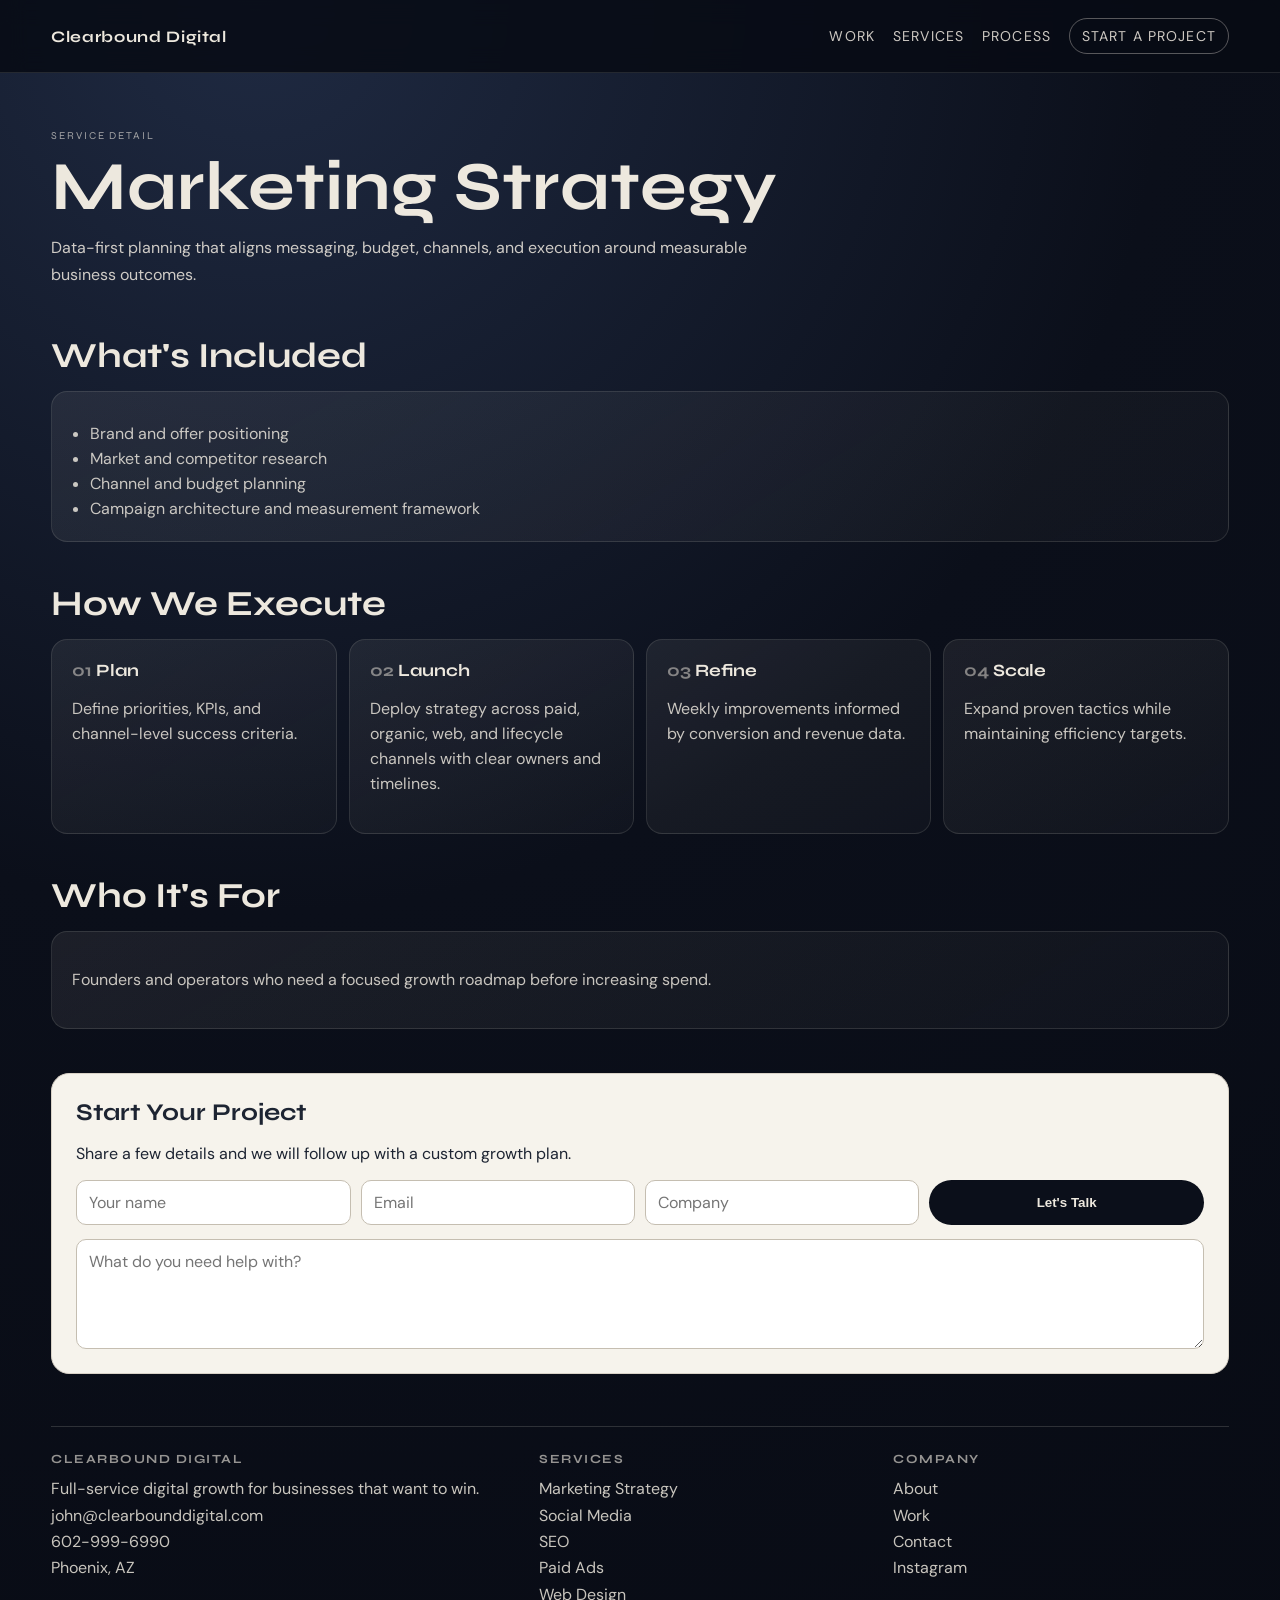
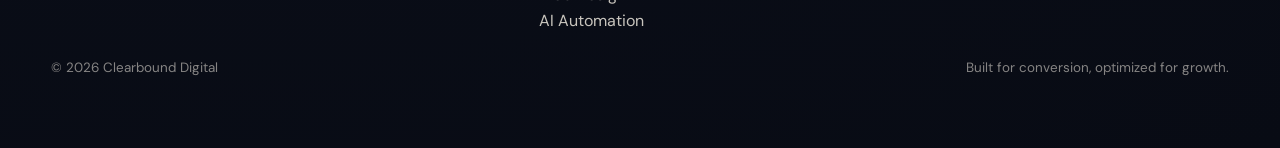
<file: services/marketing-strategy/index.html>
<!doctype html>
<html lang="en">
<head>
  <meta charset="UTF-8">
  <meta name="viewport" content="width=device-width, initial-scale=1.0">
  <title>Marketing Strategy | Clearbound Digital</title>
  <link rel="preconnect" href="https://fonts.googleapis.com">
  <link rel="preconnect" href="https://fonts.gstatic.com" crossorigin>
  <link href="https://fonts.googleapis.com/css2?family=Syne:wght@400;500;600;700;800&family=DM+Sans:wght@300;400;500;700&display=swap" rel="stylesheet">
  <link rel="stylesheet" href="../../styles/site.css">
</head>
<body>
<header class="site-header">
  <a class="logo" href="/">Clearbound Digital</a>
  <nav class="site-nav">
    <a href="/work">Work</a>
    <a href="/services">Services</a>
    <a href="/#process">Process</a>
    <a href="/contact" class="cta-link">Start a Project</a>
  </nav>
</header>
<main class="page">
  <section class="hero">
    <div class="eyebrow">Service Detail</div>
    <h1>Marketing Strategy</h1>
    <p>Data-first planning that aligns messaging, budget, channels, and execution around measurable business outcomes.</p>
  </section>

  <section class="section">
    <h2>What's Included</h2>
    <article class="card">
      <ul>
        <li>Brand and offer positioning</li><li>Market and competitor research</li><li>Channel and budget planning</li><li>Campaign architecture and measurement framework</li>
      </ul>
    </article>
  </section>

  <section class="section">
    <h2>How We Execute</h2>
    <div class="steps">
      <article class="card"><h3>Plan</h3><p>Define priorities, KPIs, and channel-level success criteria.</p></article>
      <article class="card"><h3>Launch</h3><p>Deploy strategy across paid, organic, web, and lifecycle channels with clear owners and timelines.</p></article>
      <article class="card"><h3>Refine</h3><p>Weekly improvements informed by conversion and revenue data.</p></article>
      <article class="card"><h3>Scale</h3><p>Expand proven tactics while maintaining efficiency targets.</p></article>
    </div>
  </section>

  <section class="section">
    <h2>Who It's For</h2>
    <article class="card"><p>Founders and operators who need a focused growth roadmap before increasing spend.</p></article>
  </section>

  <section class="cta-band">
  <h2>Start Your Project</h2>
  <p>Share a few details and we will follow up with a custom growth plan.</p>
  <form data-mailto-form>
    <div class="form-grid">
      <input type="text" name="name" placeholder="Your name" required>
      <input type="email" name="email" placeholder="Email" required>
      <input type="text" name="company" placeholder="Company">
      <button type="submit">Let's Talk</button>
    </div>
    <div class="form-grid">
      <textarea name="message" placeholder="What do you need help with?"></textarea>
    </div>
  </form>
</section>
<script>
  document.querySelectorAll('[data-mailto-form]').forEach(function(form) {
    form.addEventListener('submit', function(event) {
      event.preventDefault();
      window.location.href = 'mailto:john@clearbounddigital.com?subject=New%20Project%20Inquiry%20from%20clearbound.digital';
    });
  });
</script>
  <footer class="footer">
  <div>
    <h4>Clearbound Digital</h4>
    <p>Full-service digital growth for businesses that want to win.</p>
    <p>john@clearbounddigital.com<br>602-999-6990<br>Phoenix, AZ</p>
  </div>
  <div>
    <h4>Services</h4>
    <ul>
      <li><a href="/services/marketing-strategy">Marketing Strategy</a></li>
      <li><a href="/services/social-media">Social Media</a></li>
      <li><a href="/services/seo">SEO</a></li>
      <li><a href="/services/paid-advertising">Paid Ads</a></li>
      <li><a href="/services/web-design">Web Design</a></li>
      <li><a href="/services/ai-automation">AI Automation</a></li>
    </ul>
  </div>
  <div>
    <h4>Company</h4>
    <ul>
      <li><a href="/about">About</a></li>
      <li><a href="/work">Work</a></li>
      <li><a href="/contact">Contact</a></li>
      <li><a href="https://www.instagram.com/clearbounddigital" target="_blank" rel="noopener noreferrer">Instagram</a></li>
    </ul>
  </div>
  <div class="footer-bottom">
    <span>© 2026 Clearbound Digital</span>
    <span>Built for conversion, optimized for growth.</span>
  </div>
</footer>
</main>
</body>
</html>
</file>
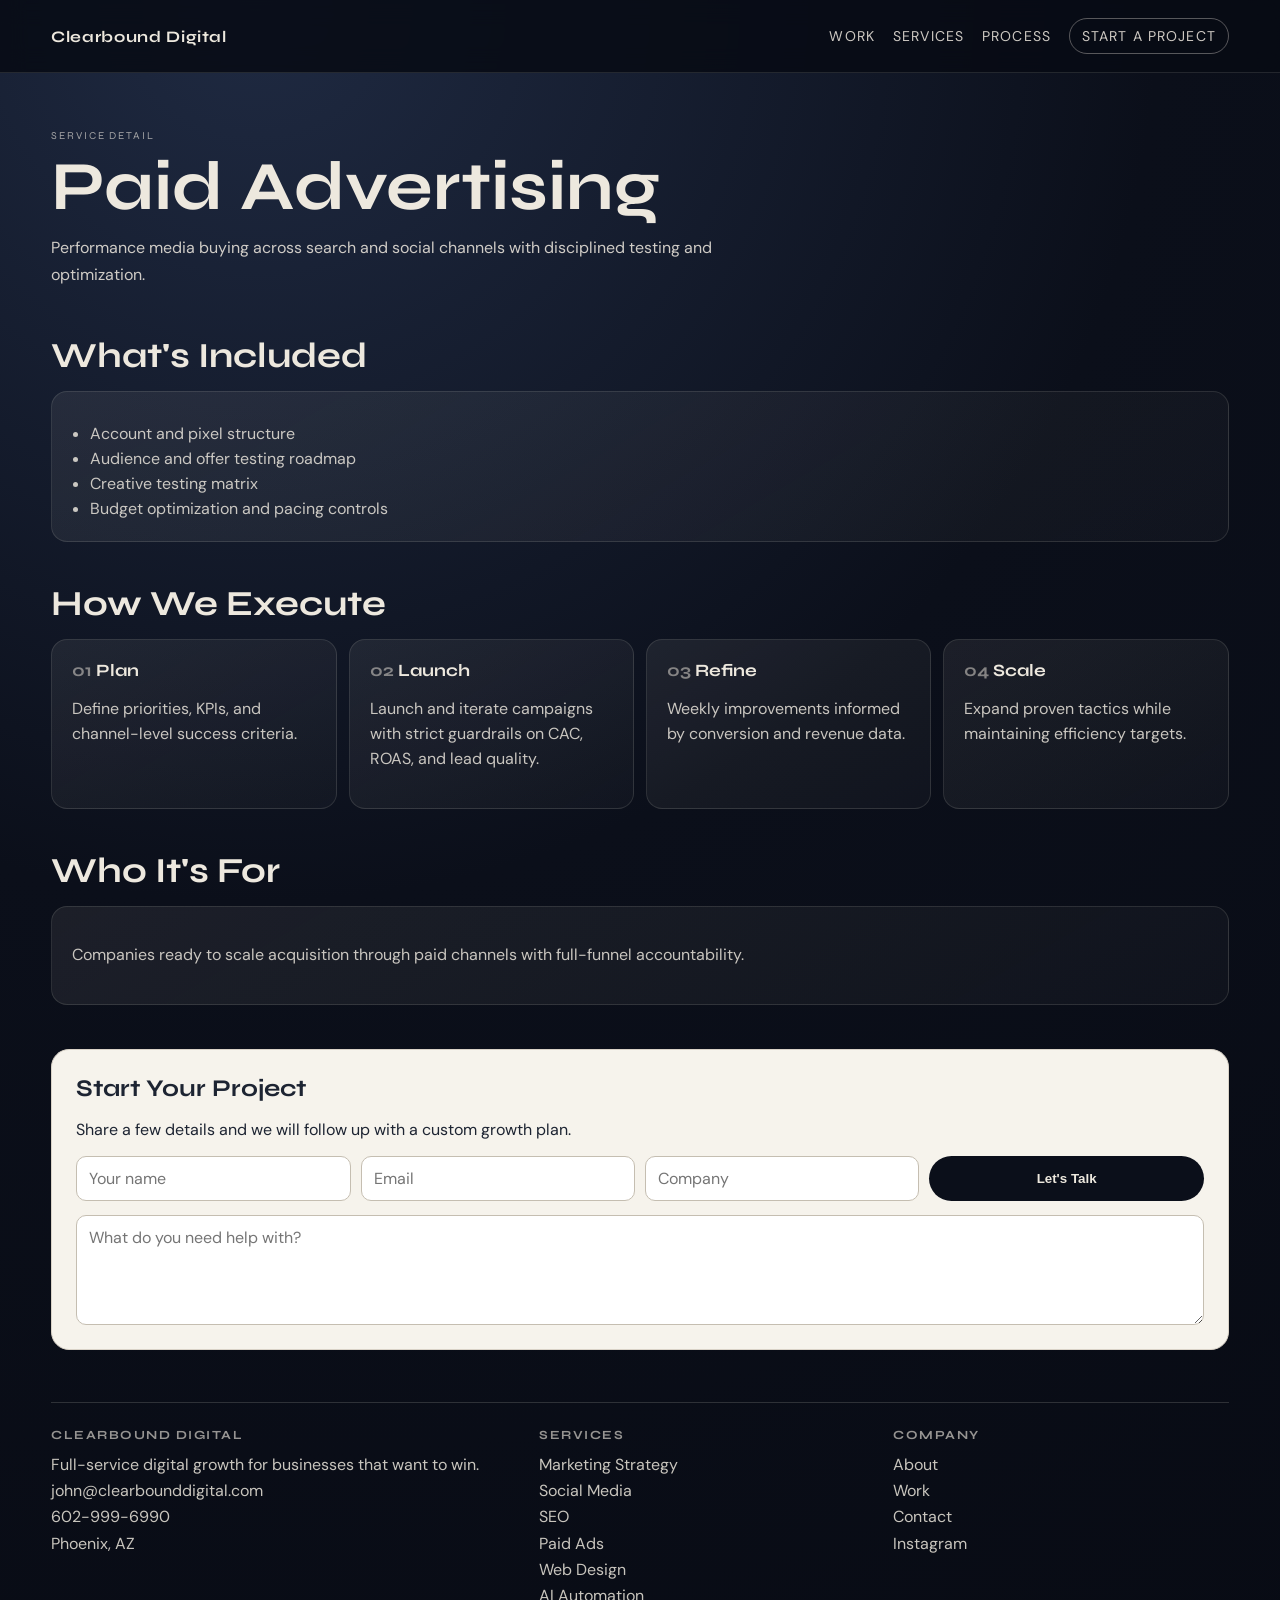
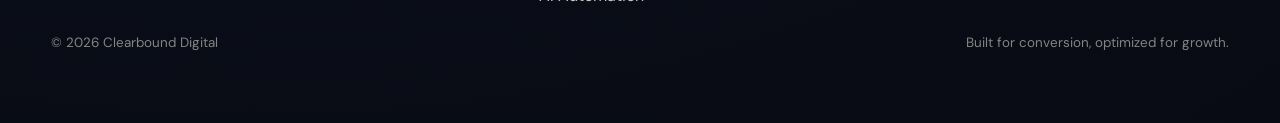
<file: services/paid-advertising/index.html>
<!doctype html>
<html lang="en">
<head>
  <meta charset="UTF-8">
  <meta name="viewport" content="width=device-width, initial-scale=1.0">
  <title>Paid Advertising | Clearbound Digital</title>
  <link rel="preconnect" href="https://fonts.googleapis.com">
  <link rel="preconnect" href="https://fonts.gstatic.com" crossorigin>
  <link href="https://fonts.googleapis.com/css2?family=Syne:wght@400;500;600;700;800&family=DM+Sans:wght@300;400;500;700&display=swap" rel="stylesheet">
  <link rel="stylesheet" href="../../styles/site.css">
</head>
<body>
<header class="site-header">
  <a class="logo" href="/">Clearbound Digital</a>
  <nav class="site-nav">
    <a href="/work">Work</a>
    <a href="/services">Services</a>
    <a href="/#process">Process</a>
    <a href="/contact" class="cta-link">Start a Project</a>
  </nav>
</header>
<main class="page">
  <section class="hero">
    <div class="eyebrow">Service Detail</div>
    <h1>Paid Advertising</h1>
    <p>Performance media buying across search and social channels with disciplined testing and optimization.</p>
  </section>

  <section class="section">
    <h2>What's Included</h2>
    <article class="card">
      <ul>
        <li>Account and pixel structure</li><li>Audience and offer testing roadmap</li><li>Creative testing matrix</li><li>Budget optimization and pacing controls</li>
      </ul>
    </article>
  </section>

  <section class="section">
    <h2>How We Execute</h2>
    <div class="steps">
      <article class="card"><h3>Plan</h3><p>Define priorities, KPIs, and channel-level success criteria.</p></article>
      <article class="card"><h3>Launch</h3><p>Launch and iterate campaigns with strict guardrails on CAC, ROAS, and lead quality.</p></article>
      <article class="card"><h3>Refine</h3><p>Weekly improvements informed by conversion and revenue data.</p></article>
      <article class="card"><h3>Scale</h3><p>Expand proven tactics while maintaining efficiency targets.</p></article>
    </div>
  </section>

  <section class="section">
    <h2>Who It's For</h2>
    <article class="card"><p>Companies ready to scale acquisition through paid channels with full-funnel accountability.</p></article>
  </section>

  <section class="cta-band">
  <h2>Start Your Project</h2>
  <p>Share a few details and we will follow up with a custom growth plan.</p>
  <form data-mailto-form>
    <div class="form-grid">
      <input type="text" name="name" placeholder="Your name" required>
      <input type="email" name="email" placeholder="Email" required>
      <input type="text" name="company" placeholder="Company">
      <button type="submit">Let's Talk</button>
    </div>
    <div class="form-grid">
      <textarea name="message" placeholder="What do you need help with?"></textarea>
    </div>
  </form>
</section>
<script>
  document.querySelectorAll('[data-mailto-form]').forEach(function(form) {
    form.addEventListener('submit', function(event) {
      event.preventDefault();
      window.location.href = 'mailto:john@clearbounddigital.com?subject=New%20Project%20Inquiry%20from%20clearbound.digital';
    });
  });
</script>
  <footer class="footer">
  <div>
    <h4>Clearbound Digital</h4>
    <p>Full-service digital growth for businesses that want to win.</p>
    <p>john@clearbounddigital.com<br>602-999-6990<br>Phoenix, AZ</p>
  </div>
  <div>
    <h4>Services</h4>
    <ul>
      <li><a href="/services/marketing-strategy">Marketing Strategy</a></li>
      <li><a href="/services/social-media">Social Media</a></li>
      <li><a href="/services/seo">SEO</a></li>
      <li><a href="/services/paid-advertising">Paid Ads</a></li>
      <li><a href="/services/web-design">Web Design</a></li>
      <li><a href="/services/ai-automation">AI Automation</a></li>
    </ul>
  </div>
  <div>
    <h4>Company</h4>
    <ul>
      <li><a href="/about">About</a></li>
      <li><a href="/work">Work</a></li>
      <li><a href="/contact">Contact</a></li>
      <li><a href="https://www.instagram.com/clearbounddigital" target="_blank" rel="noopener noreferrer">Instagram</a></li>
    </ul>
  </div>
  <div class="footer-bottom">
    <span>© 2026 Clearbound Digital</span>
    <span>Built for conversion, optimized for growth.</span>
  </div>
</footer>
</main>
</body>
</html>
</file>
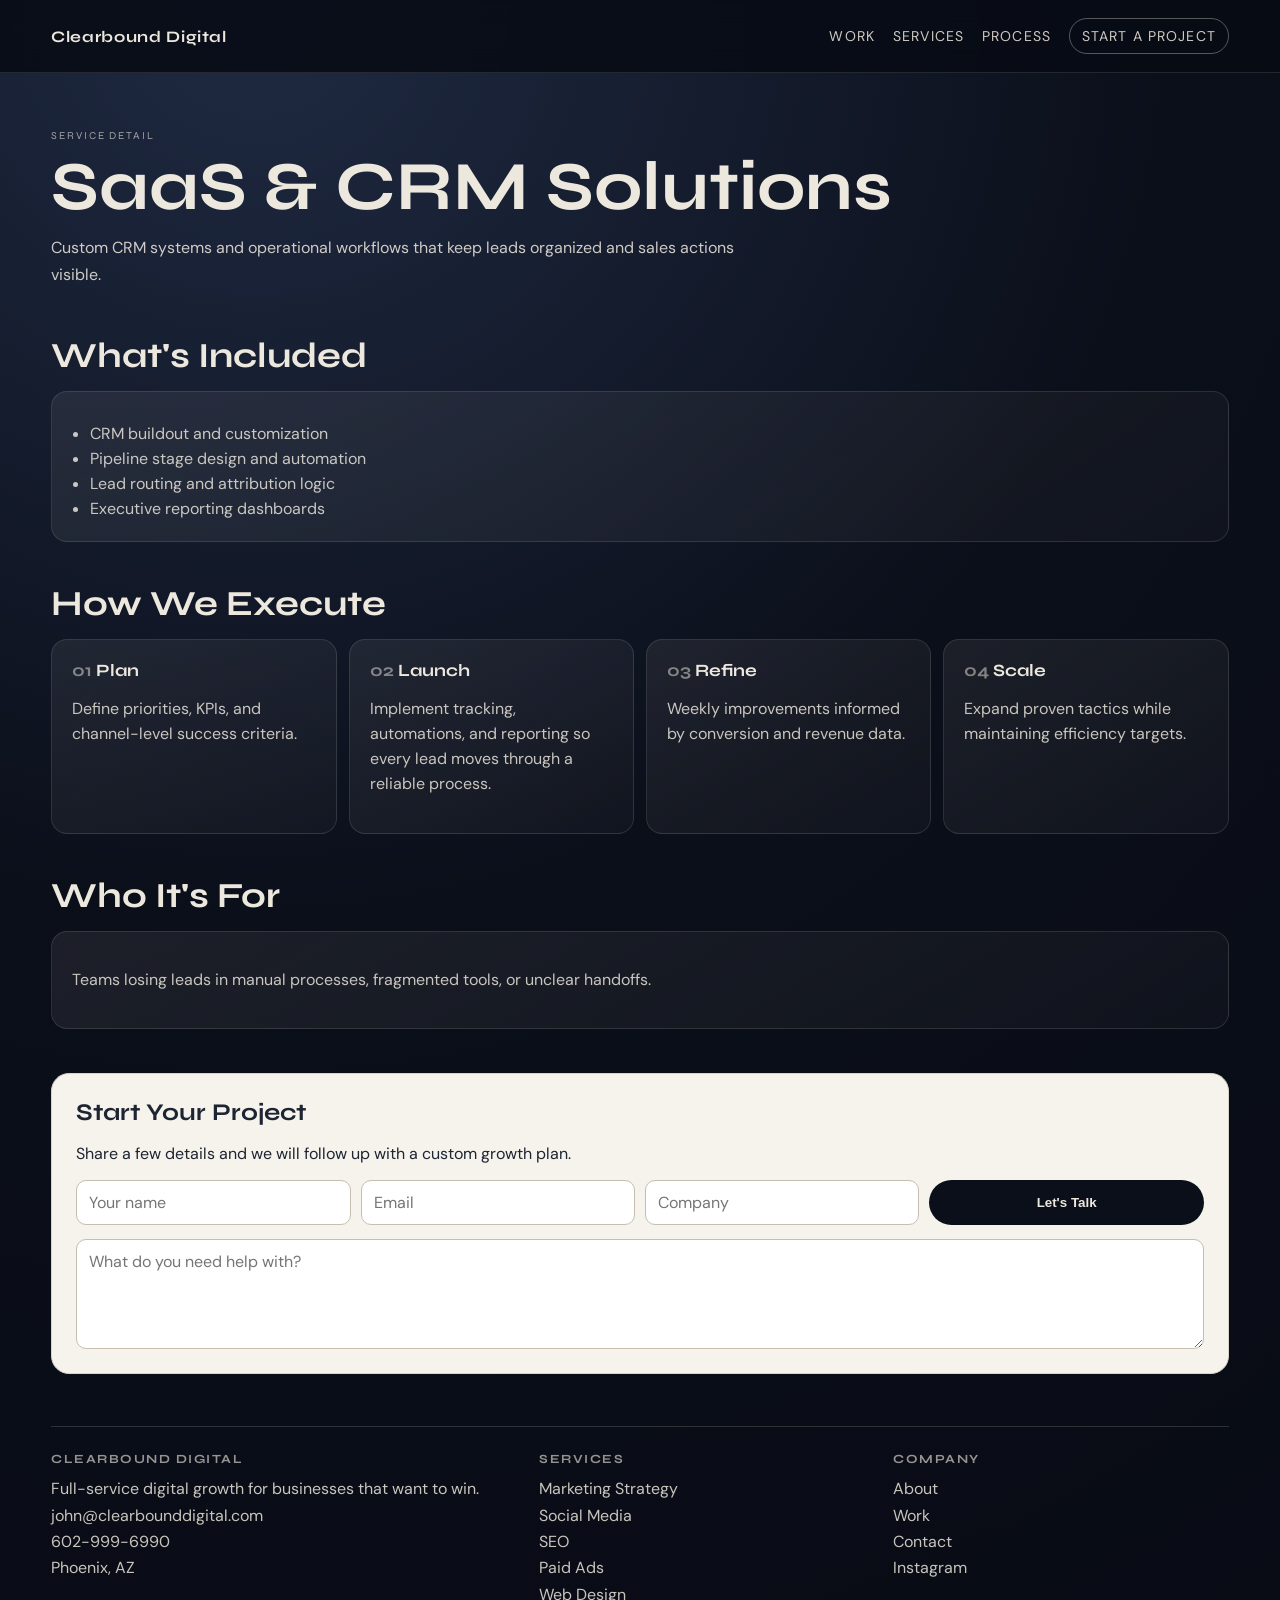
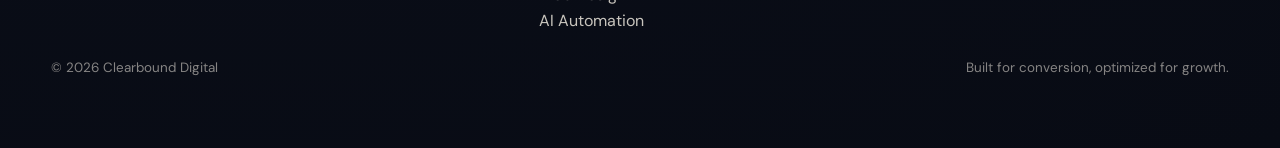
<file: services/saas-crm/index.html>
<!doctype html>
<html lang="en">
<head>
  <meta charset="UTF-8">
  <meta name="viewport" content="width=device-width, initial-scale=1.0">
  <title>SaaS & CRM Solutions | Clearbound Digital</title>
  <link rel="preconnect" href="https://fonts.googleapis.com">
  <link rel="preconnect" href="https://fonts.gstatic.com" crossorigin>
  <link href="https://fonts.googleapis.com/css2?family=Syne:wght@400;500;600;700;800&family=DM+Sans:wght@300;400;500;700&display=swap" rel="stylesheet">
  <link rel="stylesheet" href="../../styles/site.css">
</head>
<body>
<header class="site-header">
  <a class="logo" href="/">Clearbound Digital</a>
  <nav class="site-nav">
    <a href="/work">Work</a>
    <a href="/services">Services</a>
    <a href="/#process">Process</a>
    <a href="/contact" class="cta-link">Start a Project</a>
  </nav>
</header>
<main class="page">
  <section class="hero">
    <div class="eyebrow">Service Detail</div>
    <h1>SaaS & CRM Solutions</h1>
    <p>Custom CRM systems and operational workflows that keep leads organized and sales actions visible.</p>
  </section>

  <section class="section">
    <h2>What's Included</h2>
    <article class="card">
      <ul>
        <li>CRM buildout and customization</li><li>Pipeline stage design and automation</li><li>Lead routing and attribution logic</li><li>Executive reporting dashboards</li>
      </ul>
    </article>
  </section>

  <section class="section">
    <h2>How We Execute</h2>
    <div class="steps">
      <article class="card"><h3>Plan</h3><p>Define priorities, KPIs, and channel-level success criteria.</p></article>
      <article class="card"><h3>Launch</h3><p>Implement tracking, automations, and reporting so every lead moves through a reliable process.</p></article>
      <article class="card"><h3>Refine</h3><p>Weekly improvements informed by conversion and revenue data.</p></article>
      <article class="card"><h3>Scale</h3><p>Expand proven tactics while maintaining efficiency targets.</p></article>
    </div>
  </section>

  <section class="section">
    <h2>Who It's For</h2>
    <article class="card"><p>Teams losing leads in manual processes, fragmented tools, or unclear handoffs.</p></article>
  </section>

  <section class="cta-band">
  <h2>Start Your Project</h2>
  <p>Share a few details and we will follow up with a custom growth plan.</p>
  <form data-mailto-form>
    <div class="form-grid">
      <input type="text" name="name" placeholder="Your name" required>
      <input type="email" name="email" placeholder="Email" required>
      <input type="text" name="company" placeholder="Company">
      <button type="submit">Let's Talk</button>
    </div>
    <div class="form-grid">
      <textarea name="message" placeholder="What do you need help with?"></textarea>
    </div>
  </form>
</section>
<script>
  document.querySelectorAll('[data-mailto-form]').forEach(function(form) {
    form.addEventListener('submit', function(event) {
      event.preventDefault();
      window.location.href = 'mailto:john@clearbounddigital.com?subject=New%20Project%20Inquiry%20from%20clearbound.digital';
    });
  });
</script>
  <footer class="footer">
  <div>
    <h4>Clearbound Digital</h4>
    <p>Full-service digital growth for businesses that want to win.</p>
    <p>john@clearbounddigital.com<br>602-999-6990<br>Phoenix, AZ</p>
  </div>
  <div>
    <h4>Services</h4>
    <ul>
      <li><a href="/services/marketing-strategy">Marketing Strategy</a></li>
      <li><a href="/services/social-media">Social Media</a></li>
      <li><a href="/services/seo">SEO</a></li>
      <li><a href="/services/paid-advertising">Paid Ads</a></li>
      <li><a href="/services/web-design">Web Design</a></li>
      <li><a href="/services/ai-automation">AI Automation</a></li>
    </ul>
  </div>
  <div>
    <h4>Company</h4>
    <ul>
      <li><a href="/about">About</a></li>
      <li><a href="/work">Work</a></li>
      <li><a href="/contact">Contact</a></li>
      <li><a href="https://www.instagram.com/clearbounddigital" target="_blank" rel="noopener noreferrer">Instagram</a></li>
    </ul>
  </div>
  <div class="footer-bottom">
    <span>© 2026 Clearbound Digital</span>
    <span>Built for conversion, optimized for growth.</span>
  </div>
</footer>
</main>
</body>
</html>
</file>
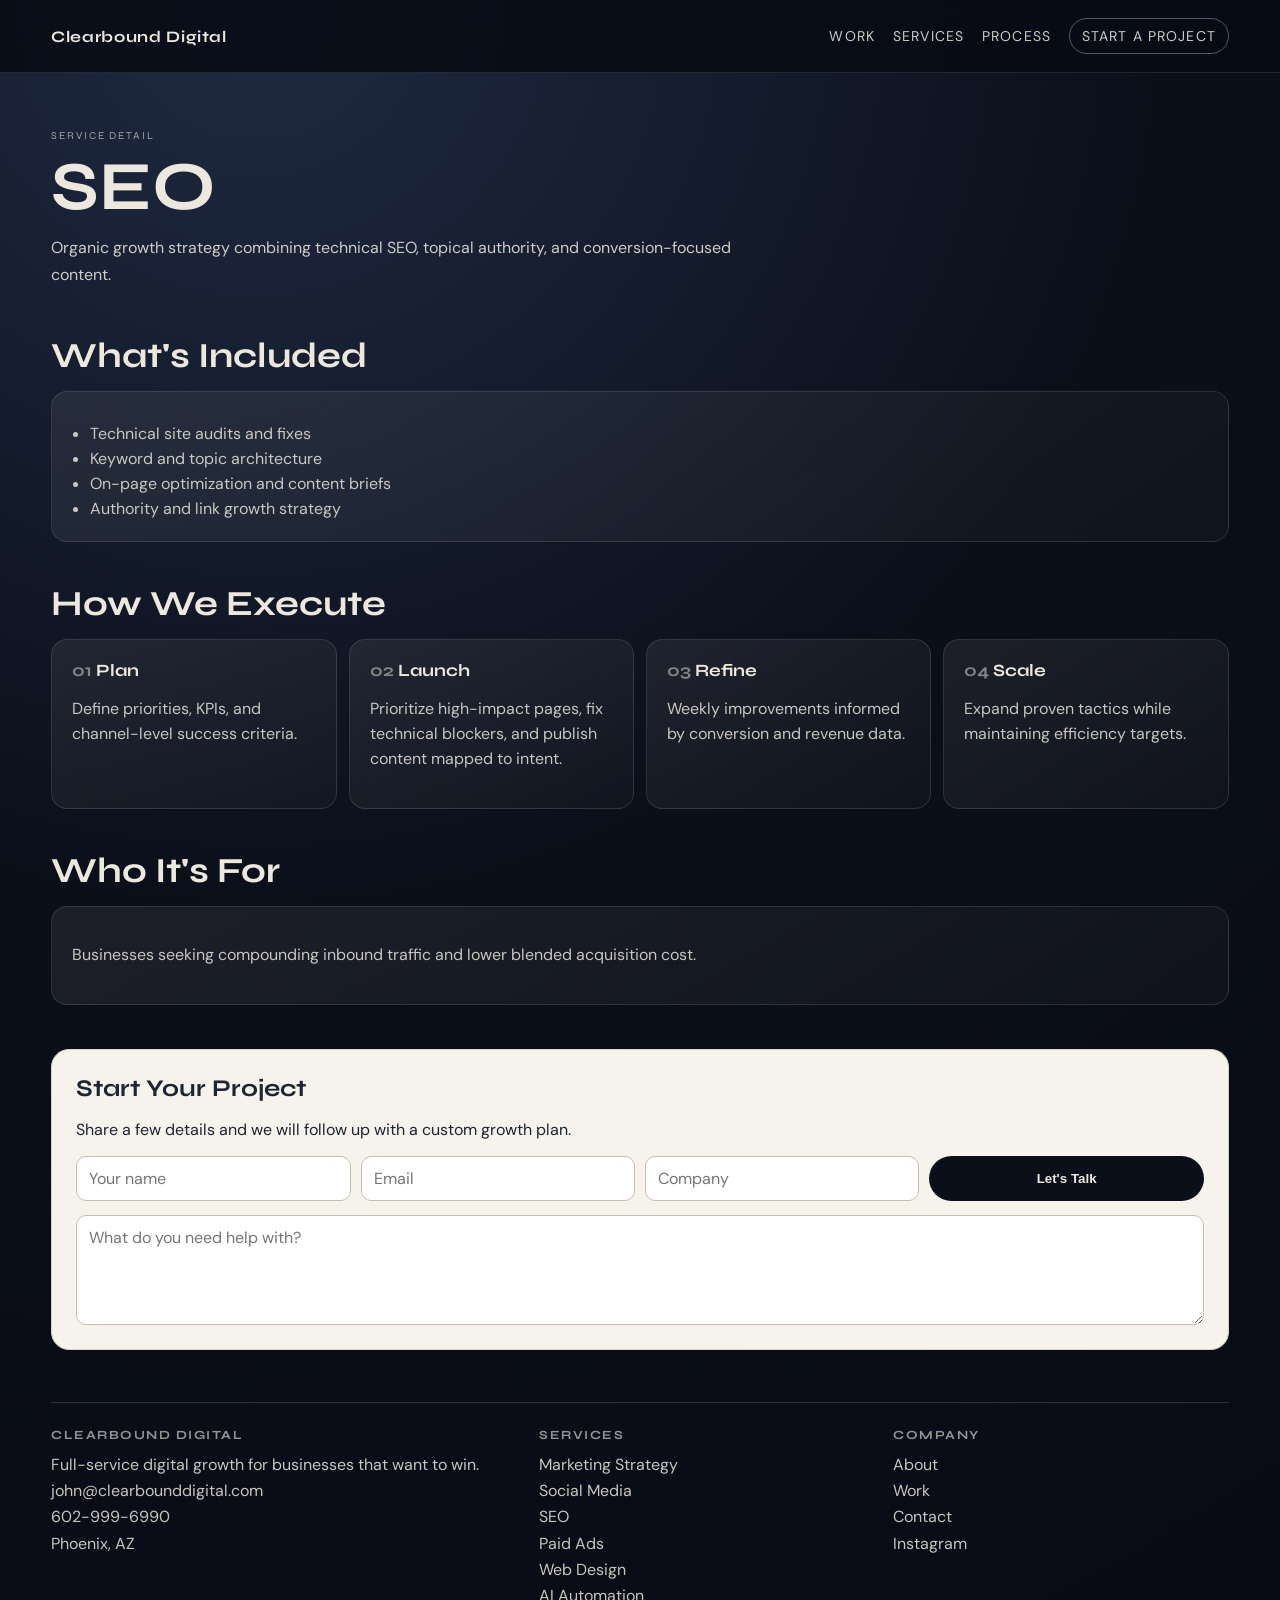
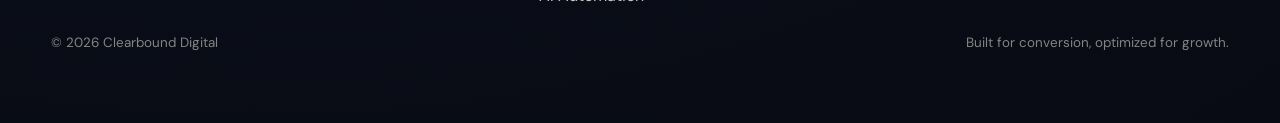
<file: services/seo/index.html>
<!doctype html>
<html lang="en">
<head>
  <meta charset="UTF-8">
  <meta name="viewport" content="width=device-width, initial-scale=1.0">
  <title>SEO | Clearbound Digital</title>
  <link rel="preconnect" href="https://fonts.googleapis.com">
  <link rel="preconnect" href="https://fonts.gstatic.com" crossorigin>
  <link href="https://fonts.googleapis.com/css2?family=Syne:wght@400;500;600;700;800&family=DM+Sans:wght@300;400;500;700&display=swap" rel="stylesheet">
  <link rel="stylesheet" href="../../styles/site.css">
</head>
<body>
<header class="site-header">
  <a class="logo" href="/">Clearbound Digital</a>
  <nav class="site-nav">
    <a href="/work">Work</a>
    <a href="/services">Services</a>
    <a href="/#process">Process</a>
    <a href="/contact" class="cta-link">Start a Project</a>
  </nav>
</header>
<main class="page">
  <section class="hero">
    <div class="eyebrow">Service Detail</div>
    <h1>SEO</h1>
    <p>Organic growth strategy combining technical SEO, topical authority, and conversion-focused content.</p>
  </section>

  <section class="section">
    <h2>What's Included</h2>
    <article class="card">
      <ul>
        <li>Technical site audits and fixes</li><li>Keyword and topic architecture</li><li>On-page optimization and content briefs</li><li>Authority and link growth strategy</li>
      </ul>
    </article>
  </section>

  <section class="section">
    <h2>How We Execute</h2>
    <div class="steps">
      <article class="card"><h3>Plan</h3><p>Define priorities, KPIs, and channel-level success criteria.</p></article>
      <article class="card"><h3>Launch</h3><p>Prioritize high-impact pages, fix technical blockers, and publish content mapped to intent.</p></article>
      <article class="card"><h3>Refine</h3><p>Weekly improvements informed by conversion and revenue data.</p></article>
      <article class="card"><h3>Scale</h3><p>Expand proven tactics while maintaining efficiency targets.</p></article>
    </div>
  </section>

  <section class="section">
    <h2>Who It's For</h2>
    <article class="card"><p>Businesses seeking compounding inbound traffic and lower blended acquisition cost.</p></article>
  </section>

  <section class="cta-band">
  <h2>Start Your Project</h2>
  <p>Share a few details and we will follow up with a custom growth plan.</p>
  <form data-mailto-form>
    <div class="form-grid">
      <input type="text" name="name" placeholder="Your name" required>
      <input type="email" name="email" placeholder="Email" required>
      <input type="text" name="company" placeholder="Company">
      <button type="submit">Let's Talk</button>
    </div>
    <div class="form-grid">
      <textarea name="message" placeholder="What do you need help with?"></textarea>
    </div>
  </form>
</section>
<script>
  document.querySelectorAll('[data-mailto-form]').forEach(function(form) {
    form.addEventListener('submit', function(event) {
      event.preventDefault();
      window.location.href = 'mailto:john@clearbounddigital.com?subject=New%20Project%20Inquiry%20from%20clearbound.digital';
    });
  });
</script>
  <footer class="footer">
  <div>
    <h4>Clearbound Digital</h4>
    <p>Full-service digital growth for businesses that want to win.</p>
    <p>john@clearbounddigital.com<br>602-999-6990<br>Phoenix, AZ</p>
  </div>
  <div>
    <h4>Services</h4>
    <ul>
      <li><a href="/services/marketing-strategy">Marketing Strategy</a></li>
      <li><a href="/services/social-media">Social Media</a></li>
      <li><a href="/services/seo">SEO</a></li>
      <li><a href="/services/paid-advertising">Paid Ads</a></li>
      <li><a href="/services/web-design">Web Design</a></li>
      <li><a href="/services/ai-automation">AI Automation</a></li>
    </ul>
  </div>
  <div>
    <h4>Company</h4>
    <ul>
      <li><a href="/about">About</a></li>
      <li><a href="/work">Work</a></li>
      <li><a href="/contact">Contact</a></li>
      <li><a href="https://www.instagram.com/clearbounddigital" target="_blank" rel="noopener noreferrer">Instagram</a></li>
    </ul>
  </div>
  <div class="footer-bottom">
    <span>© 2026 Clearbound Digital</span>
    <span>Built for conversion, optimized for growth.</span>
  </div>
</footer>
</main>
</body>
</html>
</file>
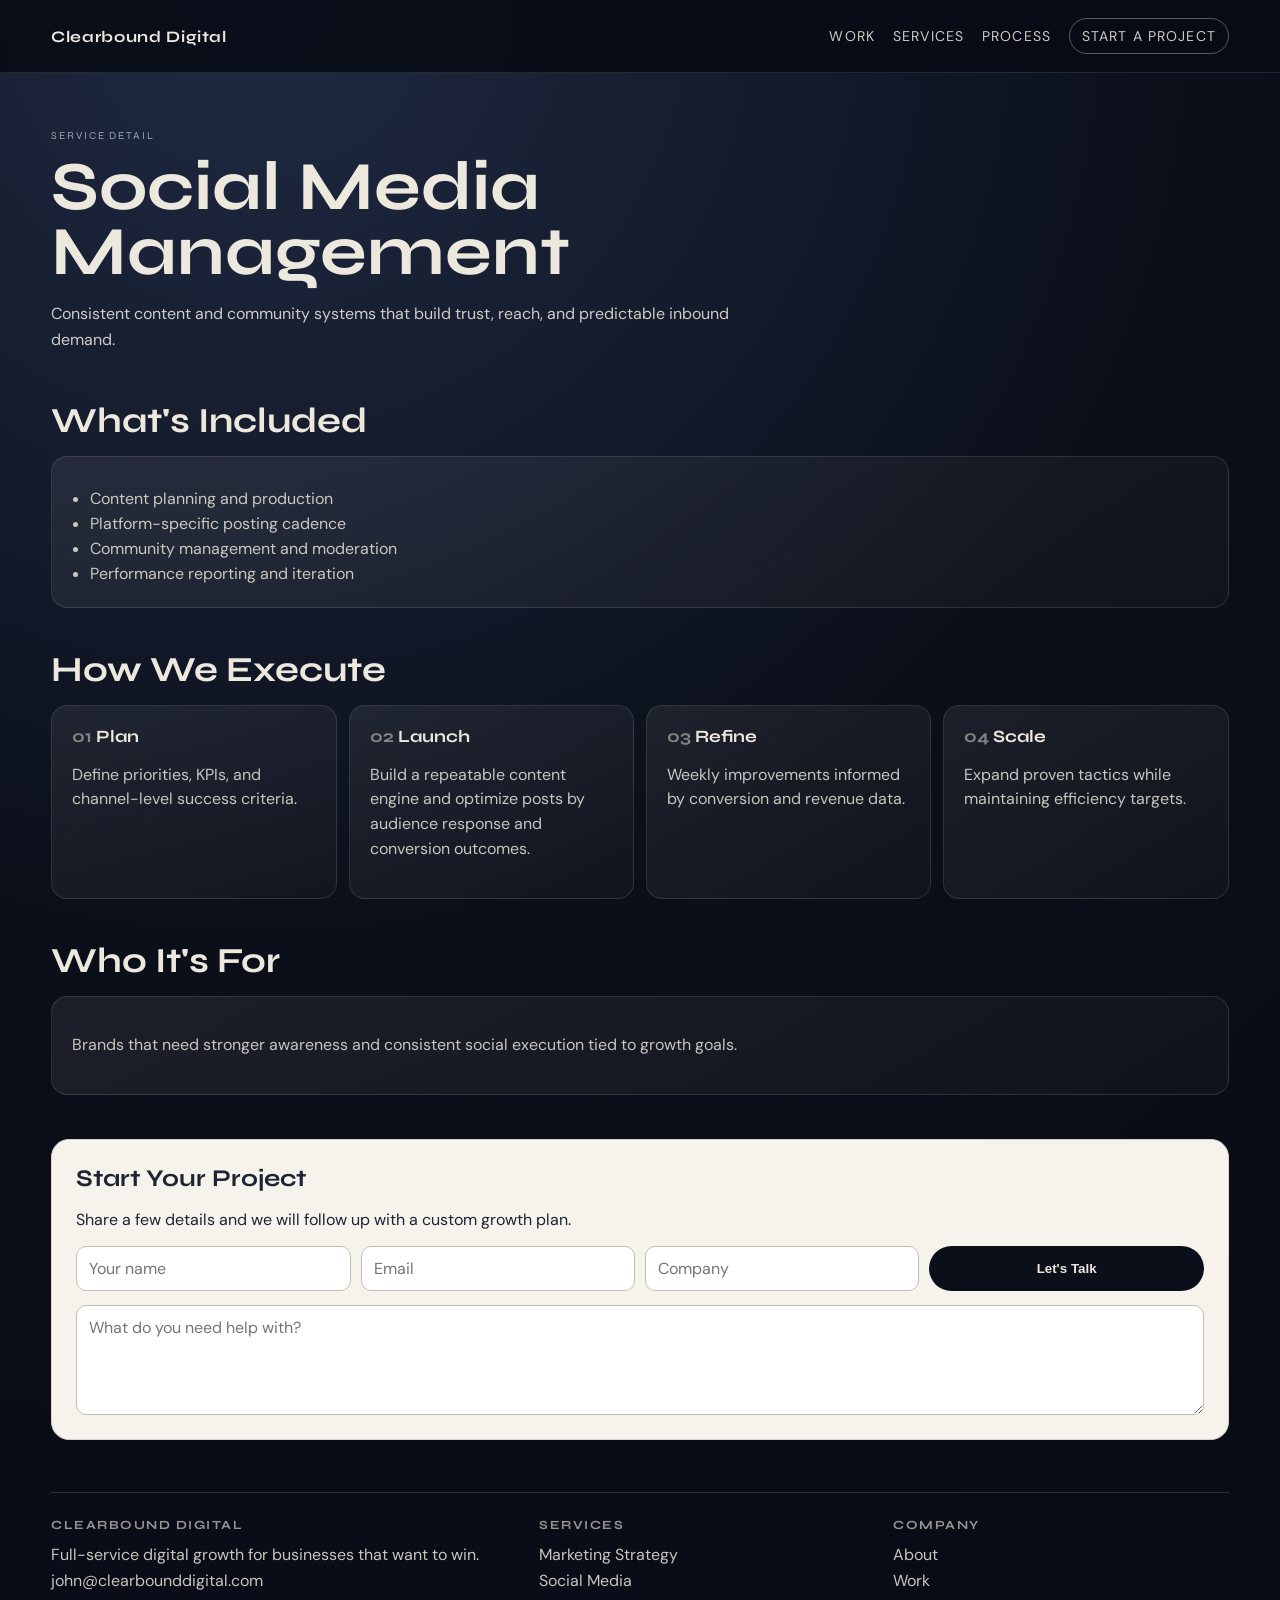
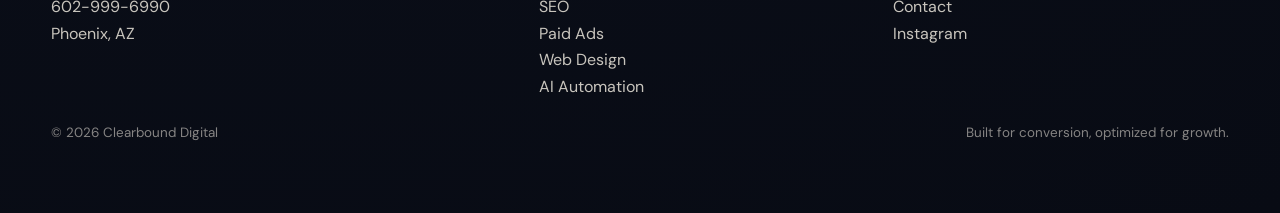
<file: services/social-media/index.html>
<!doctype html>
<html lang="en">
<head>
  <meta charset="UTF-8">
  <meta name="viewport" content="width=device-width, initial-scale=1.0">
  <title>Social Media Management | Clearbound Digital</title>
  <link rel="preconnect" href="https://fonts.googleapis.com">
  <link rel="preconnect" href="https://fonts.gstatic.com" crossorigin>
  <link href="https://fonts.googleapis.com/css2?family=Syne:wght@400;500;600;700;800&family=DM+Sans:wght@300;400;500;700&display=swap" rel="stylesheet">
  <link rel="stylesheet" href="../../styles/site.css">
</head>
<body>
<header class="site-header">
  <a class="logo" href="/">Clearbound Digital</a>
  <nav class="site-nav">
    <a href="/work">Work</a>
    <a href="/services">Services</a>
    <a href="/#process">Process</a>
    <a href="/contact" class="cta-link">Start a Project</a>
  </nav>
</header>
<main class="page">
  <section class="hero">
    <div class="eyebrow">Service Detail</div>
    <h1>Social Media Management</h1>
    <p>Consistent content and community systems that build trust, reach, and predictable inbound demand.</p>
  </section>

  <section class="section">
    <h2>What's Included</h2>
    <article class="card">
      <ul>
        <li>Content planning and production</li><li>Platform-specific posting cadence</li><li>Community management and moderation</li><li>Performance reporting and iteration</li>
      </ul>
    </article>
  </section>

  <section class="section">
    <h2>How We Execute</h2>
    <div class="steps">
      <article class="card"><h3>Plan</h3><p>Define priorities, KPIs, and channel-level success criteria.</p></article>
      <article class="card"><h3>Launch</h3><p>Build a repeatable content engine and optimize posts by audience response and conversion outcomes.</p></article>
      <article class="card"><h3>Refine</h3><p>Weekly improvements informed by conversion and revenue data.</p></article>
      <article class="card"><h3>Scale</h3><p>Expand proven tactics while maintaining efficiency targets.</p></article>
    </div>
  </section>

  <section class="section">
    <h2>Who It's For</h2>
    <article class="card"><p>Brands that need stronger awareness and consistent social execution tied to growth goals.</p></article>
  </section>

  <section class="cta-band">
  <h2>Start Your Project</h2>
  <p>Share a few details and we will follow up with a custom growth plan.</p>
  <form data-mailto-form>
    <div class="form-grid">
      <input type="text" name="name" placeholder="Your name" required>
      <input type="email" name="email" placeholder="Email" required>
      <input type="text" name="company" placeholder="Company">
      <button type="submit">Let's Talk</button>
    </div>
    <div class="form-grid">
      <textarea name="message" placeholder="What do you need help with?"></textarea>
    </div>
  </form>
</section>
<script>
  document.querySelectorAll('[data-mailto-form]').forEach(function(form) {
    form.addEventListener('submit', function(event) {
      event.preventDefault();
      window.location.href = 'mailto:john@clearbounddigital.com?subject=New%20Project%20Inquiry%20from%20clearbound.digital';
    });
  });
</script>
  <footer class="footer">
  <div>
    <h4>Clearbound Digital</h4>
    <p>Full-service digital growth for businesses that want to win.</p>
    <p>john@clearbounddigital.com<br>602-999-6990<br>Phoenix, AZ</p>
  </div>
  <div>
    <h4>Services</h4>
    <ul>
      <li><a href="/services/marketing-strategy">Marketing Strategy</a></li>
      <li><a href="/services/social-media">Social Media</a></li>
      <li><a href="/services/seo">SEO</a></li>
      <li><a href="/services/paid-advertising">Paid Ads</a></li>
      <li><a href="/services/web-design">Web Design</a></li>
      <li><a href="/services/ai-automation">AI Automation</a></li>
    </ul>
  </div>
  <div>
    <h4>Company</h4>
    <ul>
      <li><a href="/about">About</a></li>
      <li><a href="/work">Work</a></li>
      <li><a href="/contact">Contact</a></li>
      <li><a href="https://www.instagram.com/clearbounddigital" target="_blank" rel="noopener noreferrer">Instagram</a></li>
    </ul>
  </div>
  <div class="footer-bottom">
    <span>© 2026 Clearbound Digital</span>
    <span>Built for conversion, optimized for growth.</span>
  </div>
</footer>
</main>
</body>
</html>
</file>
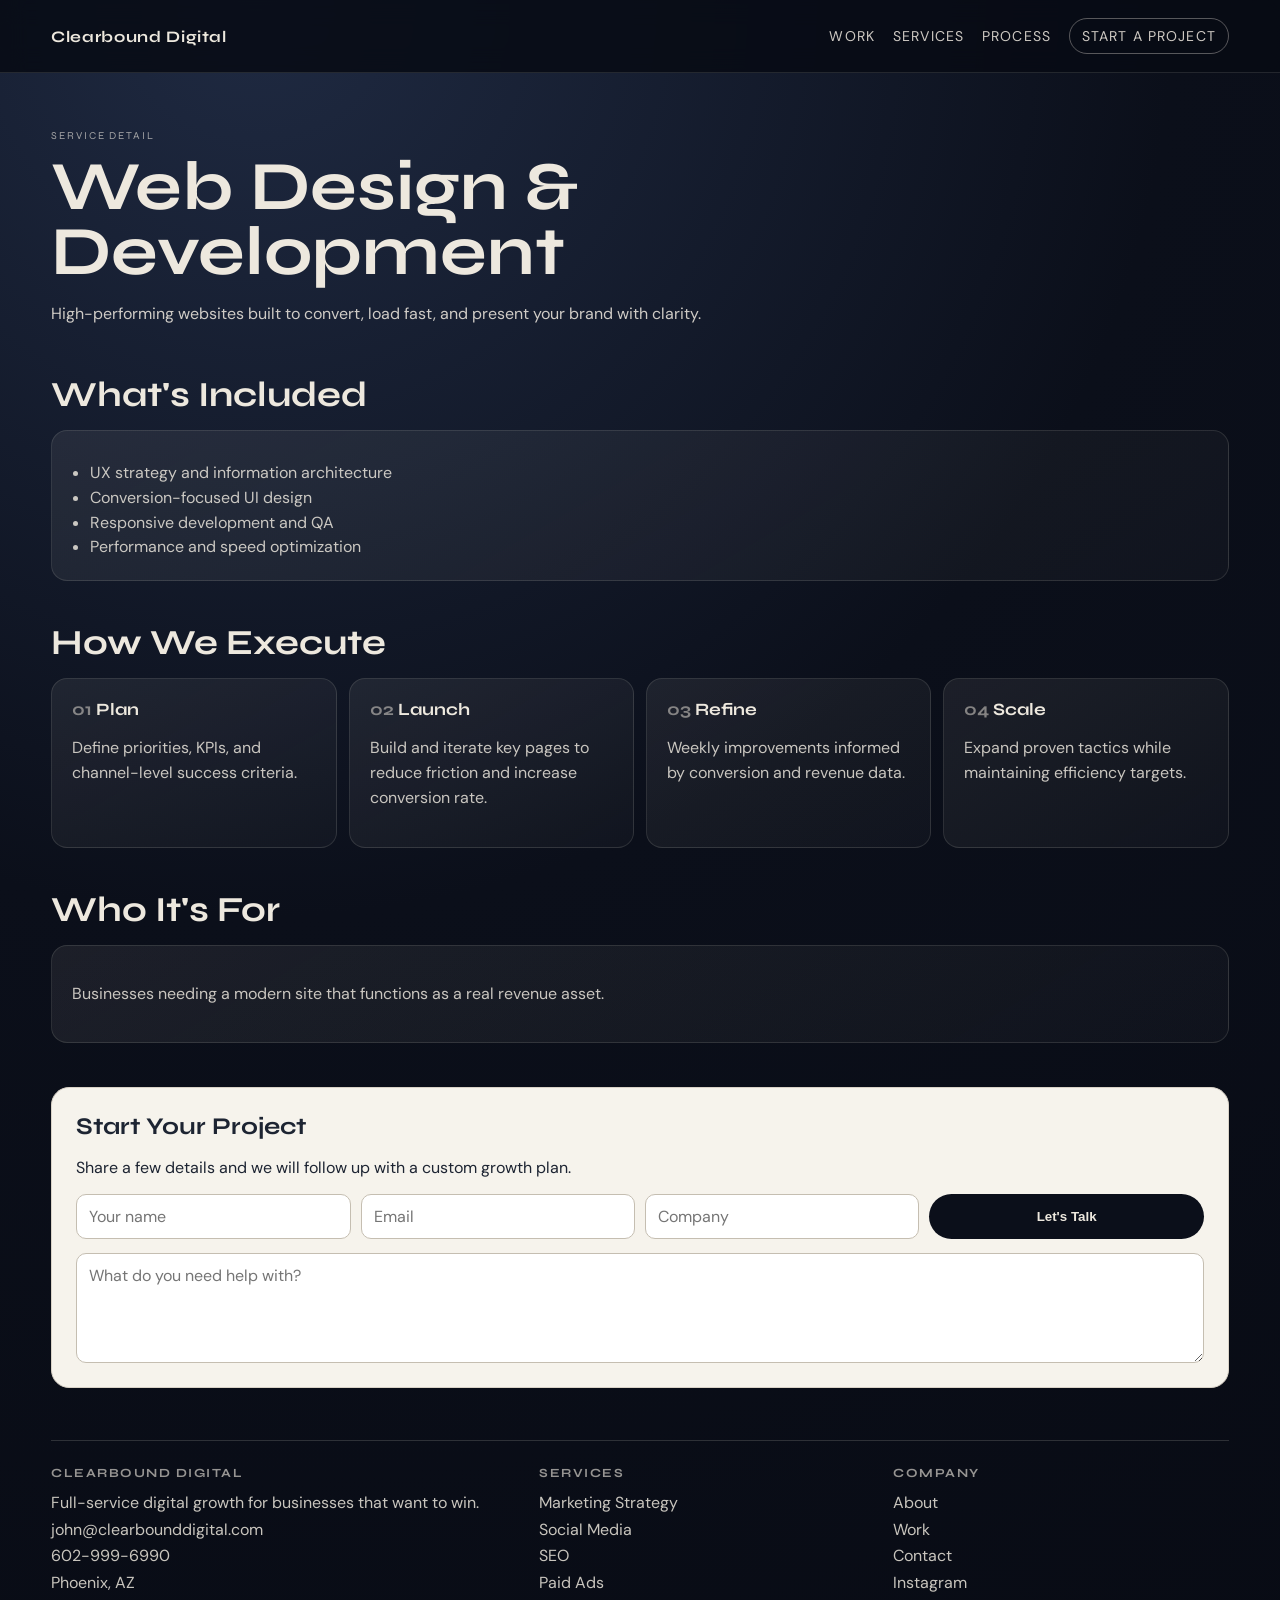
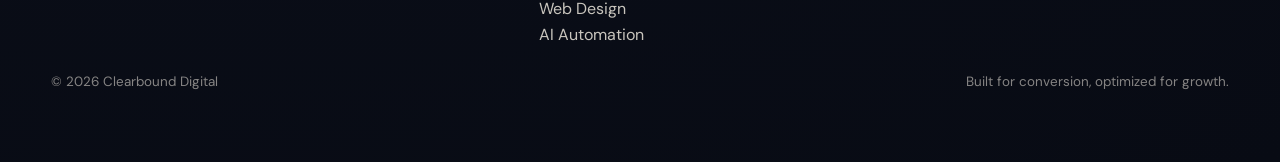
<file: services/web-design/index.html>
<!doctype html>
<html lang="en">
<head>
  <meta charset="UTF-8">
  <meta name="viewport" content="width=device-width, initial-scale=1.0">
  <title>Web Design & Development | Clearbound Digital</title>
  <link rel="preconnect" href="https://fonts.googleapis.com">
  <link rel="preconnect" href="https://fonts.gstatic.com" crossorigin>
  <link href="https://fonts.googleapis.com/css2?family=Syne:wght@400;500;600;700;800&family=DM+Sans:wght@300;400;500;700&display=swap" rel="stylesheet">
  <link rel="stylesheet" href="../../styles/site.css">
</head>
<body>
<header class="site-header">
  <a class="logo" href="/">Clearbound Digital</a>
  <nav class="site-nav">
    <a href="/work">Work</a>
    <a href="/services">Services</a>
    <a href="/#process">Process</a>
    <a href="/contact" class="cta-link">Start a Project</a>
  </nav>
</header>
<main class="page">
  <section class="hero">
    <div class="eyebrow">Service Detail</div>
    <h1>Web Design & Development</h1>
    <p>High-performing websites built to convert, load fast, and present your brand with clarity.</p>
  </section>

  <section class="section">
    <h2>What's Included</h2>
    <article class="card">
      <ul>
        <li>UX strategy and information architecture</li><li>Conversion-focused UI design</li><li>Responsive development and QA</li><li>Performance and speed optimization</li>
      </ul>
    </article>
  </section>

  <section class="section">
    <h2>How We Execute</h2>
    <div class="steps">
      <article class="card"><h3>Plan</h3><p>Define priorities, KPIs, and channel-level success criteria.</p></article>
      <article class="card"><h3>Launch</h3><p>Build and iterate key pages to reduce friction and increase conversion rate.</p></article>
      <article class="card"><h3>Refine</h3><p>Weekly improvements informed by conversion and revenue data.</p></article>
      <article class="card"><h3>Scale</h3><p>Expand proven tactics while maintaining efficiency targets.</p></article>
    </div>
  </section>

  <section class="section">
    <h2>Who It's For</h2>
    <article class="card"><p>Businesses needing a modern site that functions as a real revenue asset.</p></article>
  </section>

  <section class="cta-band">
  <h2>Start Your Project</h2>
  <p>Share a few details and we will follow up with a custom growth plan.</p>
  <form data-mailto-form>
    <div class="form-grid">
      <input type="text" name="name" placeholder="Your name" required>
      <input type="email" name="email" placeholder="Email" required>
      <input type="text" name="company" placeholder="Company">
      <button type="submit">Let's Talk</button>
    </div>
    <div class="form-grid">
      <textarea name="message" placeholder="What do you need help with?"></textarea>
    </div>
  </form>
</section>
<script>
  document.querySelectorAll('[data-mailto-form]').forEach(function(form) {
    form.addEventListener('submit', function(event) {
      event.preventDefault();
      window.location.href = 'mailto:john@clearbounddigital.com?subject=New%20Project%20Inquiry%20from%20clearbound.digital';
    });
  });
</script>
  <footer class="footer">
  <div>
    <h4>Clearbound Digital</h4>
    <p>Full-service digital growth for businesses that want to win.</p>
    <p>john@clearbounddigital.com<br>602-999-6990<br>Phoenix, AZ</p>
  </div>
  <div>
    <h4>Services</h4>
    <ul>
      <li><a href="/services/marketing-strategy">Marketing Strategy</a></li>
      <li><a href="/services/social-media">Social Media</a></li>
      <li><a href="/services/seo">SEO</a></li>
      <li><a href="/services/paid-advertising">Paid Ads</a></li>
      <li><a href="/services/web-design">Web Design</a></li>
      <li><a href="/services/ai-automation">AI Automation</a></li>
    </ul>
  </div>
  <div>
    <h4>Company</h4>
    <ul>
      <li><a href="/about">About</a></li>
      <li><a href="/work">Work</a></li>
      <li><a href="/contact">Contact</a></li>
      <li><a href="https://www.instagram.com/clearbounddigital" target="_blank" rel="noopener noreferrer">Instagram</a></li>
    </ul>
  </div>
  <div class="footer-bottom">
    <span>© 2026 Clearbound Digital</span>
    <span>Built for conversion, optimized for growth.</span>
  </div>
</footer>
</main>
</body>
</html>
</file>
<file: styles/site.css>
:root {
  --navy: #0b0f1a;
  --navy-2: #111827;
  --ink: #1d2432;
  --cream: #ede8de;
  --paper: #f6f3ec;
  --line: #d9d2c7;
  --muted: #6b7280;
  --accent: #d4cec4;
}

* {
  box-sizing: border-box;
}

html,
body {
  margin: 0;
  padding: 0;
}

body {
  font-family: "DM Sans", sans-serif;
  background: radial-gradient(circle at 20% 0%, #1f2a42 0%, var(--navy) 45%, #080b14 100%);
  color: var(--cream);
  min-height: 100vh;
}

a {
  color: inherit;
}

.site-header {
  position: sticky;
  top: 0;
  z-index: 20;
  display: flex;
  align-items: center;
  justify-content: space-between;
  gap: 20px;
  padding: 18px clamp(18px, 4vw, 54px);
  background: rgba(8, 11, 20, 0.86);
  backdrop-filter: blur(12px);
  border-bottom: 1px solid rgba(237, 232, 222, 0.12);
}

.logo {
  font-family: "Syne", sans-serif;
  font-weight: 700;
  letter-spacing: 0.04em;
  text-decoration: none;
}

.site-nav {
  display: flex;
  flex-wrap: wrap;
  align-items: center;
  gap: 18px;
}

.site-nav a {
  text-decoration: none;
  font-size: 0.88rem;
  letter-spacing: 0.08em;
  text-transform: uppercase;
  color: rgba(237, 232, 222, 0.86);
}

.site-nav .cta-link {
  border: 1px solid rgba(237, 232, 222, 0.35);
  padding: 8px 12px;
  border-radius: 999px;
}

.page {
  padding: 56px clamp(18px, 4vw, 54px) 72px;
}

.hero {
  max-width: 950px;
  margin-bottom: 46px;
}

.eyebrow {
  font-family: "Syne", sans-serif;
  text-transform: uppercase;
  font-size: 0.66rem;
  letter-spacing: 0.18em;
  color: rgba(237, 232, 222, 0.65);
}

h1,
h2,
h3 {
  font-family: "Syne", sans-serif;
  margin: 0;
}

h1 {
  margin-top: 12px;
  font-size: clamp(2rem, 5.8vw, 4.3rem);
  line-height: 0.95;
}

.hero p {
  margin-top: 16px;
  max-width: 700px;
  color: rgba(237, 232, 222, 0.86);
  line-height: 1.65;
}

.grid {
  display: grid;
  gap: 14px;
}

.grid-3 {
  grid-template-columns: repeat(auto-fit, minmax(220px, 1fr));
}

.card {
  background: linear-gradient(150deg, rgba(237, 232, 222, 0.08), rgba(212, 206, 196, 0.03));
  border: 1px solid rgba(237, 232, 222, 0.12);
  border-radius: 16px;
  padding: 20px;
}

.card h3 {
  margin-bottom: 8px;
  font-size: 1.08rem;
}

.card p,
.card li {
  color: rgba(237, 232, 222, 0.83);
  line-height: 1.55;
}

.card ul {
  margin: 10px 0 0;
  padding-left: 18px;
}

.section {
  margin-top: 40px;
}

.section h2 {
  margin-bottom: 14px;
  font-size: clamp(1.5rem, 3vw, 2.2rem);
}

.services-list {
  display: grid;
  grid-template-columns: repeat(auto-fit, minmax(240px, 1fr));
  gap: 12px;
}

.services-list a {
  display: block;
  text-decoration: none;
  background: rgba(237, 232, 222, 0.08);
  border: 1px solid rgba(237, 232, 222, 0.14);
  border-radius: 12px;
  padding: 16px;
}

.services-list a strong {
  display: block;
  font-family: "Syne", sans-serif;
  margin-bottom: 6px;
}

.steps {
  counter-reset: step;
  display: grid;
  grid-template-columns: repeat(auto-fit, minmax(180px, 1fr));
  gap: 12px;
}

.steps .card h3::before {
  counter-increment: step;
  content: "0" counter(step) " ";
  color: rgba(237, 232, 222, 0.5);
}

.kpi {
  font-family: "Syne", sans-serif;
  font-size: 1.8rem;
  margin: 4px 0;
}

.cta-band {
  margin-top: 44px;
  background: var(--paper);
  color: var(--ink);
  border-radius: 18px;
  border: 1px solid var(--line);
  padding: 24px;
}

.cta-band h2,
.cta-band p,
.cta-band label {
  color: var(--ink);
}

.form-grid {
  display: grid;
  grid-template-columns: repeat(auto-fit, minmax(220px, 1fr));
  gap: 10px;
  margin-top: 14px;
}

input,
textarea {
  width: 100%;
  border-radius: 10px;
  border: 1px solid #c5beb1;
  padding: 11px 12px;
  font: inherit;
}

textarea {
  min-height: 110px;
  resize: vertical;
}

button {
  border: 0;
  border-radius: 999px;
  padding: 12px 16px;
  background: var(--navy);
  color: var(--cream);
  font-weight: 600;
  cursor: pointer;
}

.footer {
  margin-top: 52px;
  border-top: 1px solid rgba(237, 232, 222, 0.16);
  padding-top: 24px;
  display: grid;
  grid-template-columns: 1.4fr 1fr 1fr;
  gap: 18px;
}

.footer h4 {
  margin: 0 0 10px;
  font-family: "Syne", sans-serif;
  font-size: 0.78rem;
  text-transform: uppercase;
  letter-spacing: 0.12em;
  color: rgba(237, 232, 222, 0.62);
}

.footer p,
.footer li,
.footer a {
  margin: 0;
  color: rgba(237, 232, 222, 0.84);
  text-decoration: none;
  line-height: 1.65;
}

.footer ul {
  margin: 0;
  padding: 0;
  list-style: none;
}

.footer-bottom {
  grid-column: 1 / -1;
  margin-top: 6px;
  display: flex;
  justify-content: space-between;
  gap: 12px;
  color: rgba(237, 232, 222, 0.55);
  font-size: 0.84rem;
}

@media (max-width: 880px) {
  .footer {
    grid-template-columns: 1fr;
  }

  .footer-bottom {
    flex-direction: column;
  }
}
</file>
